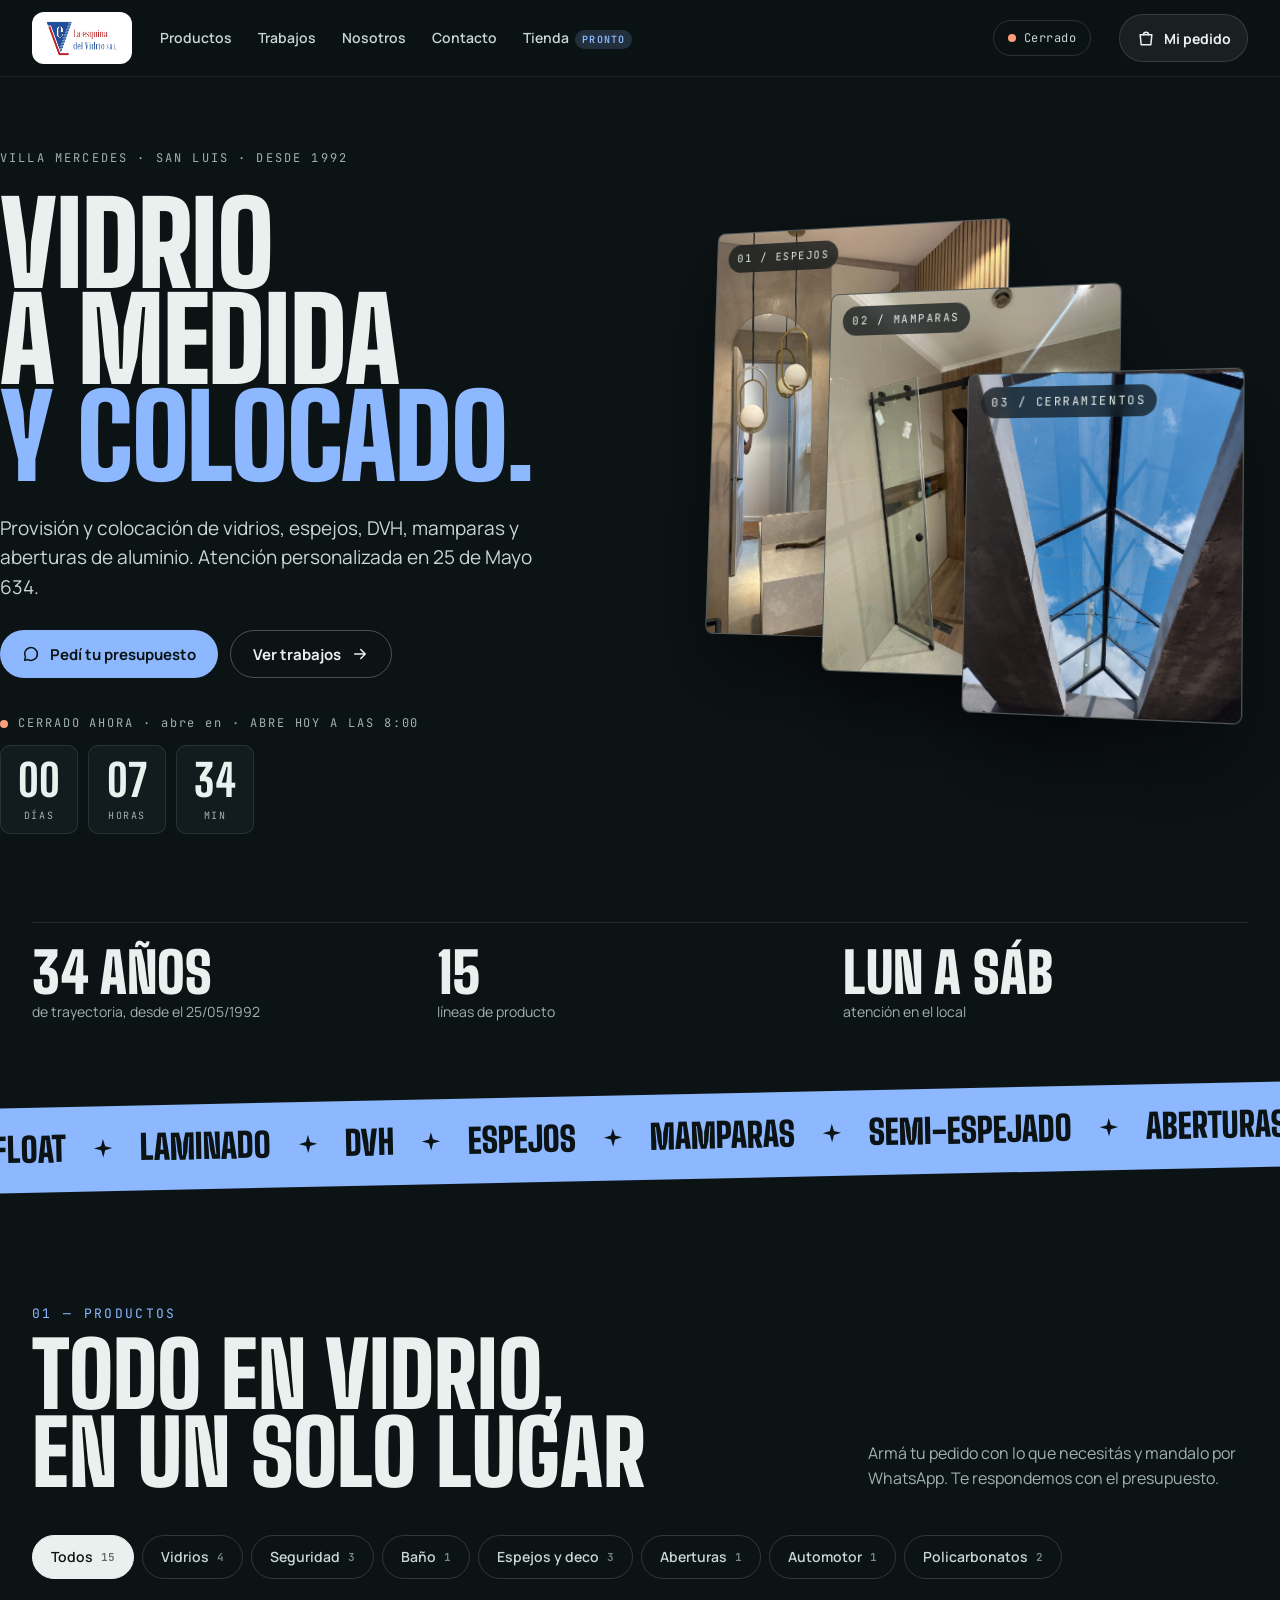
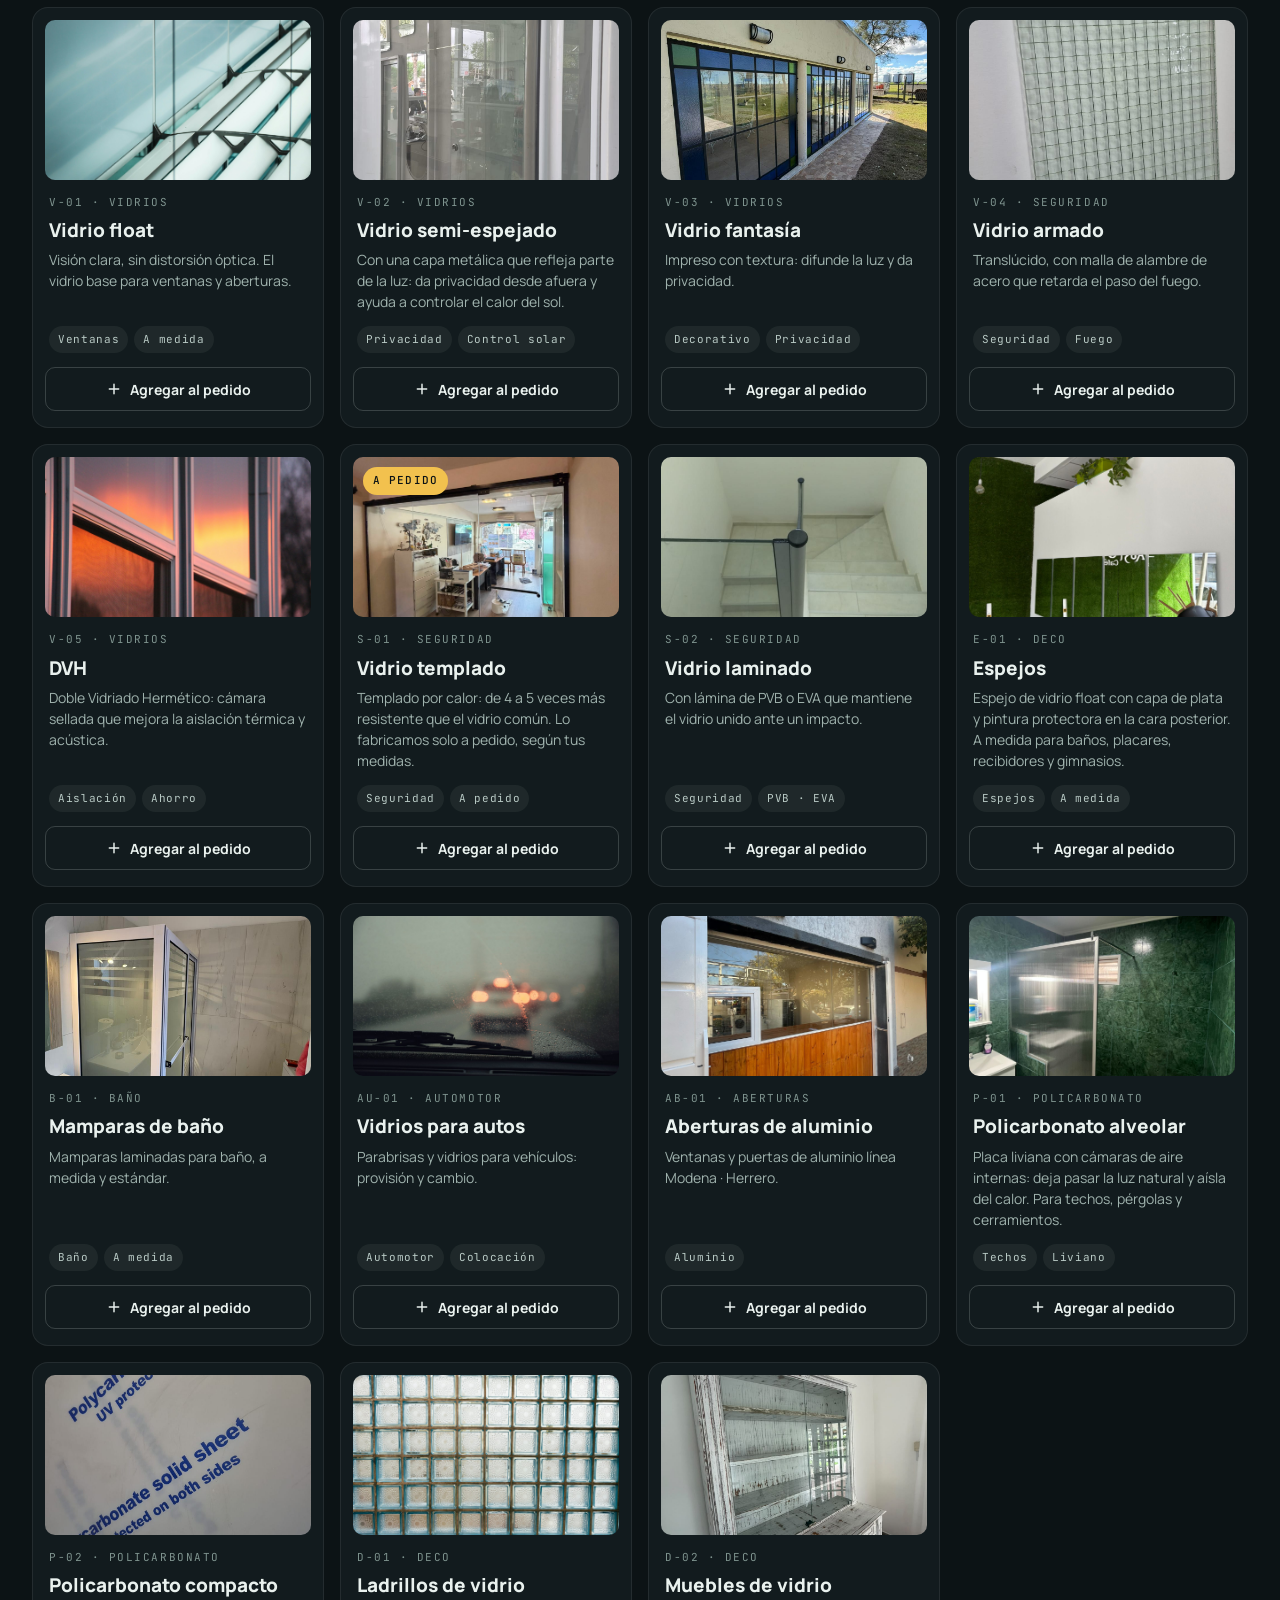
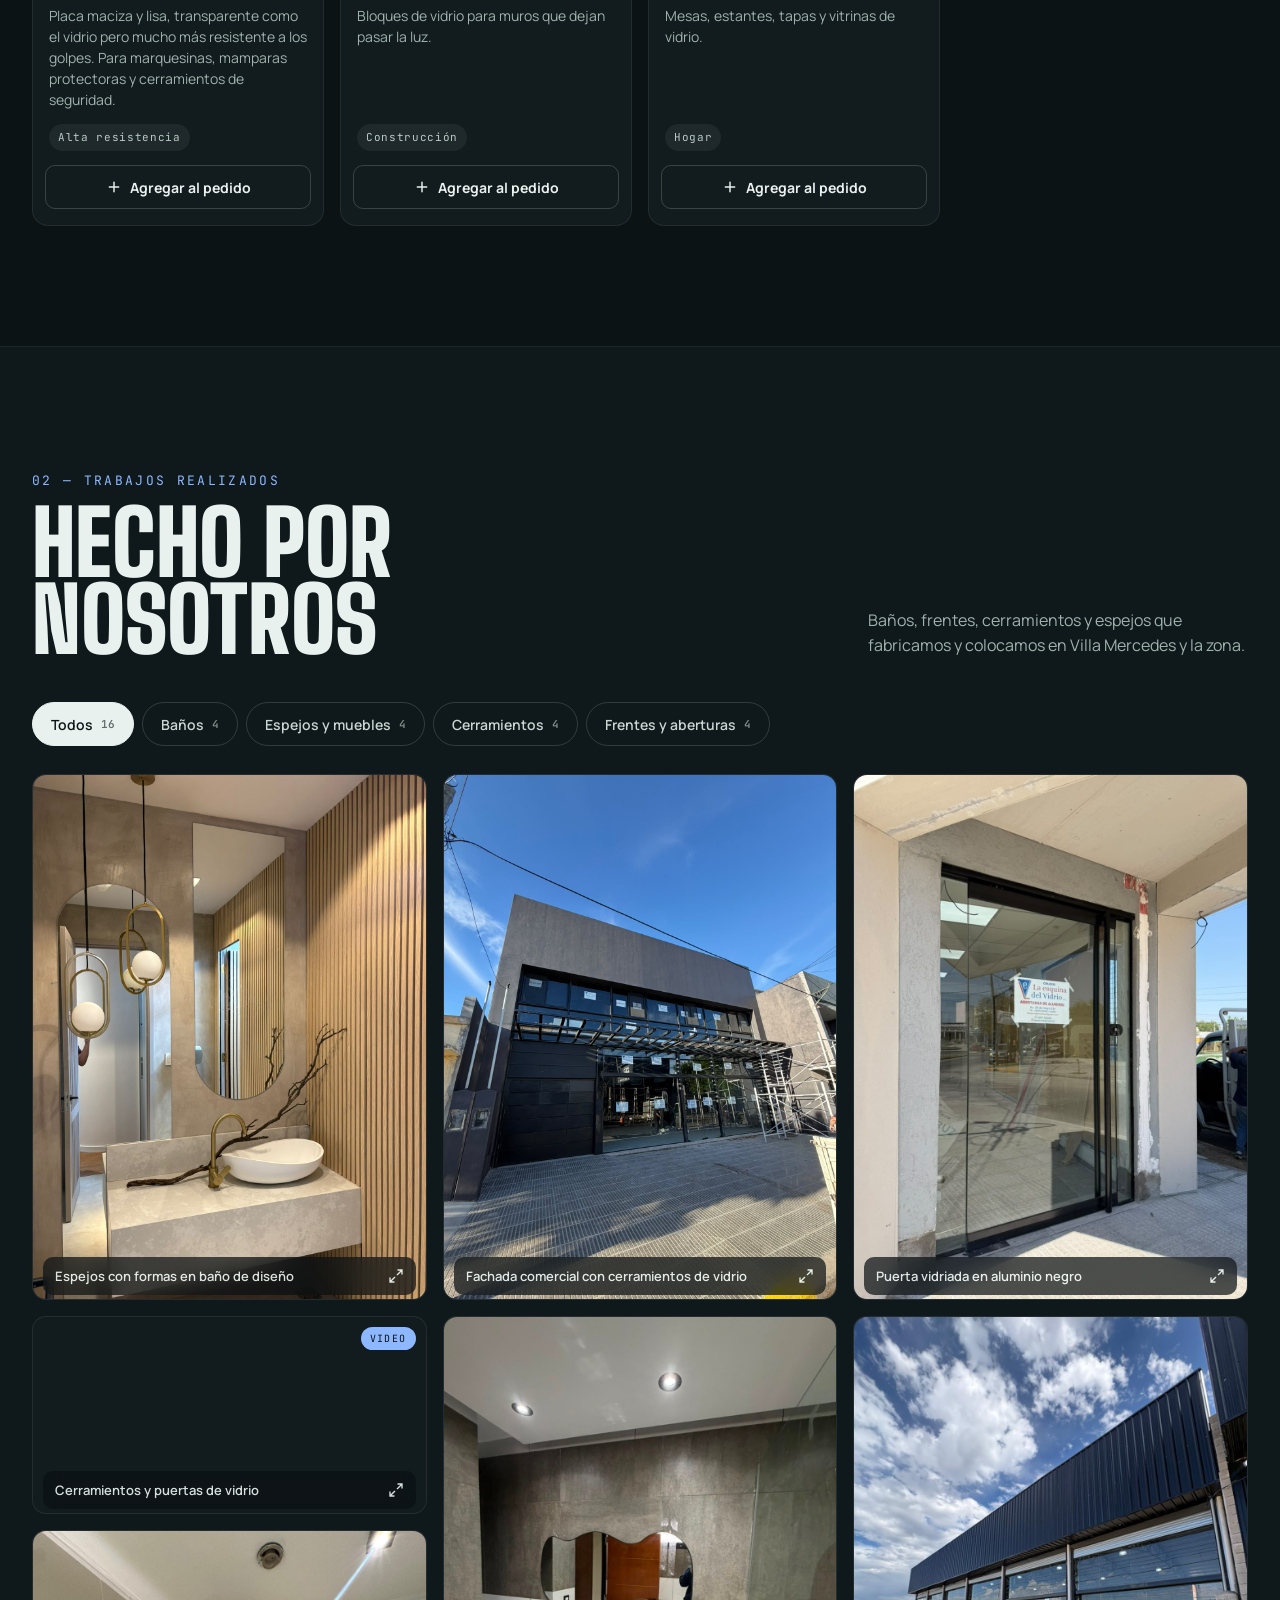
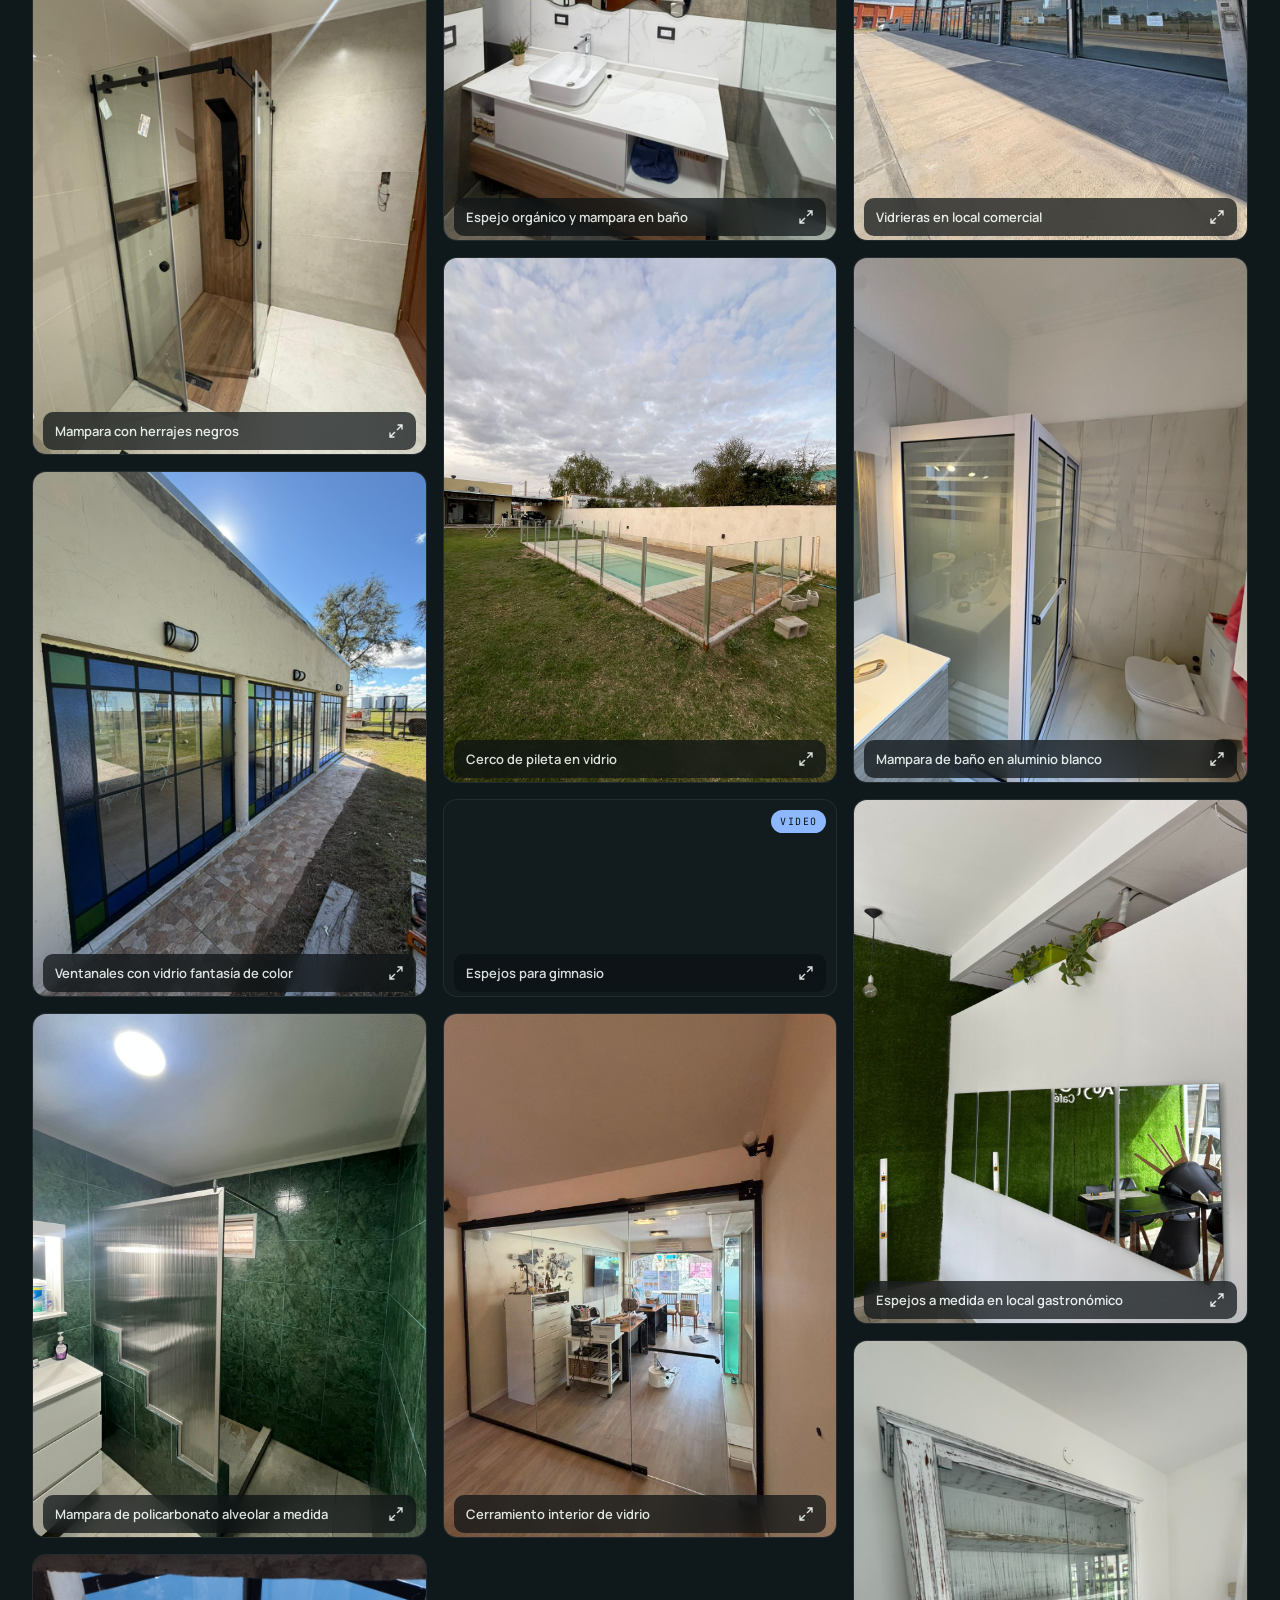
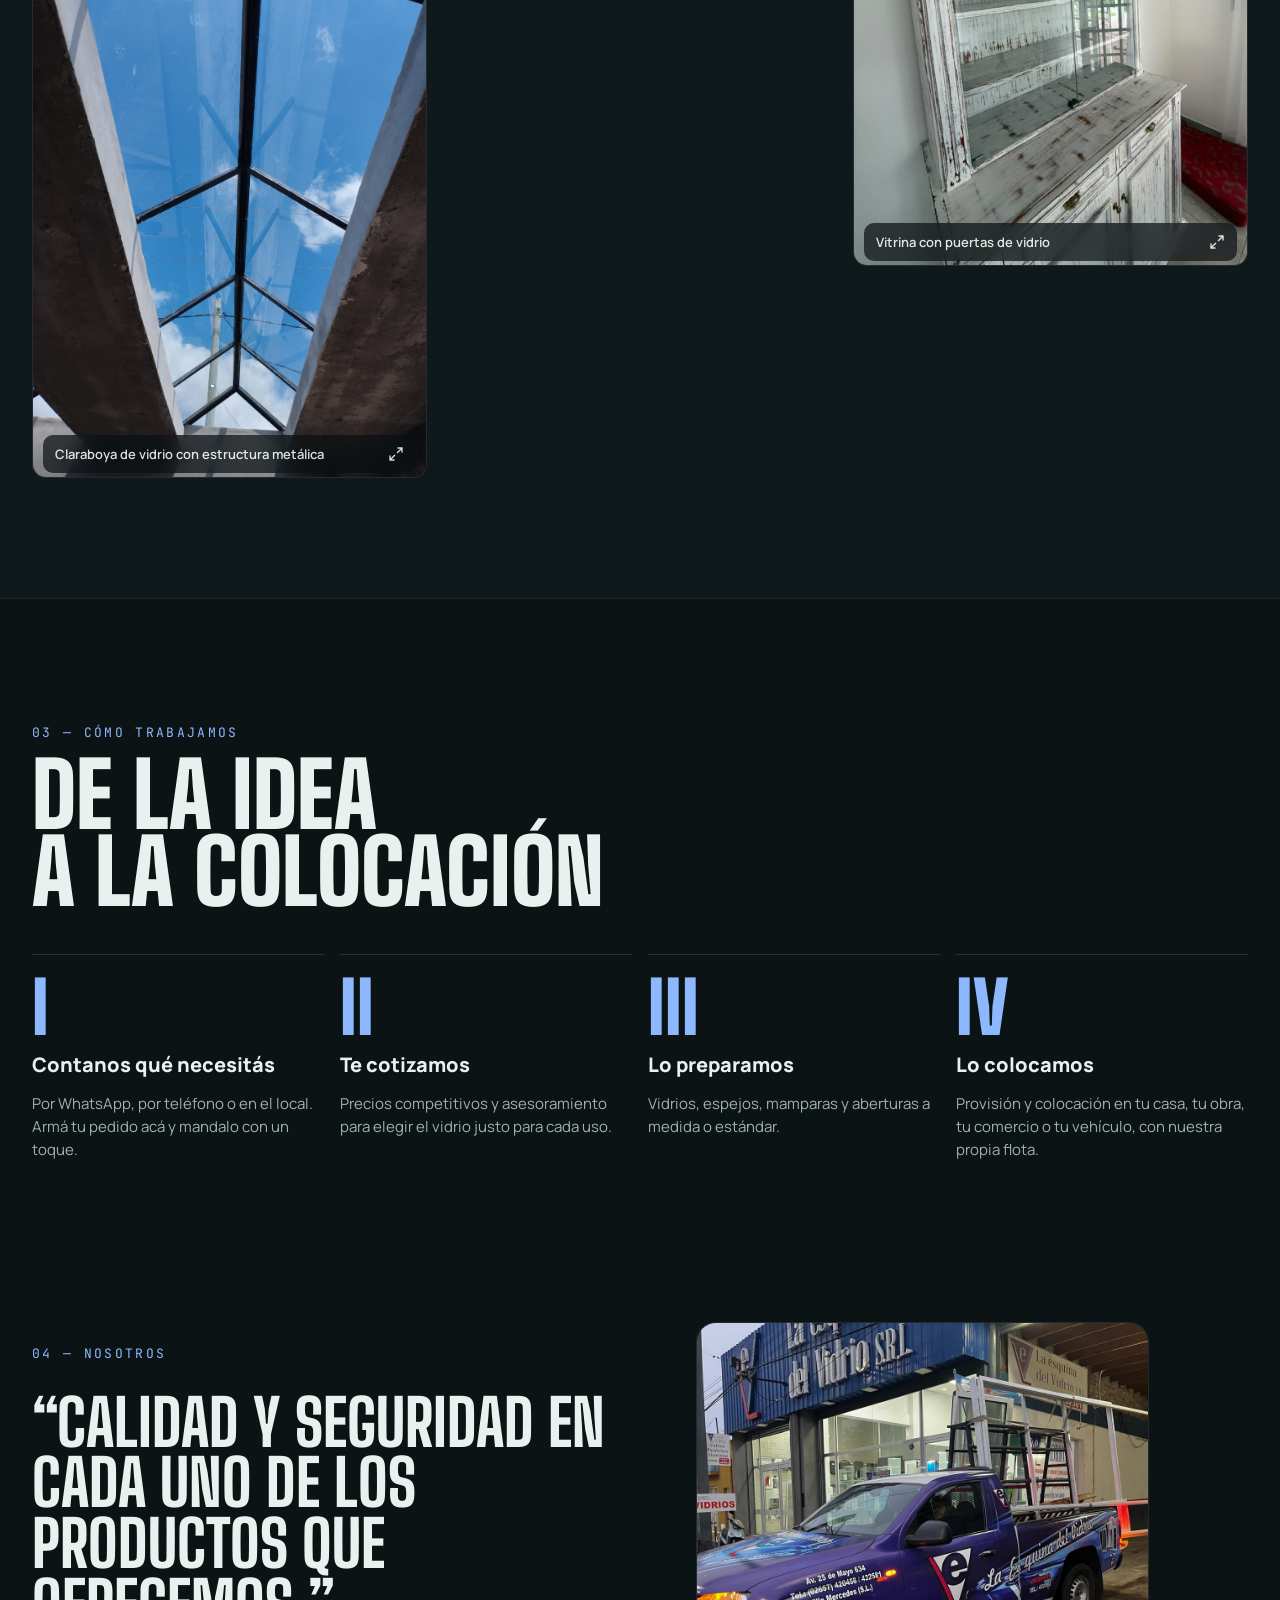
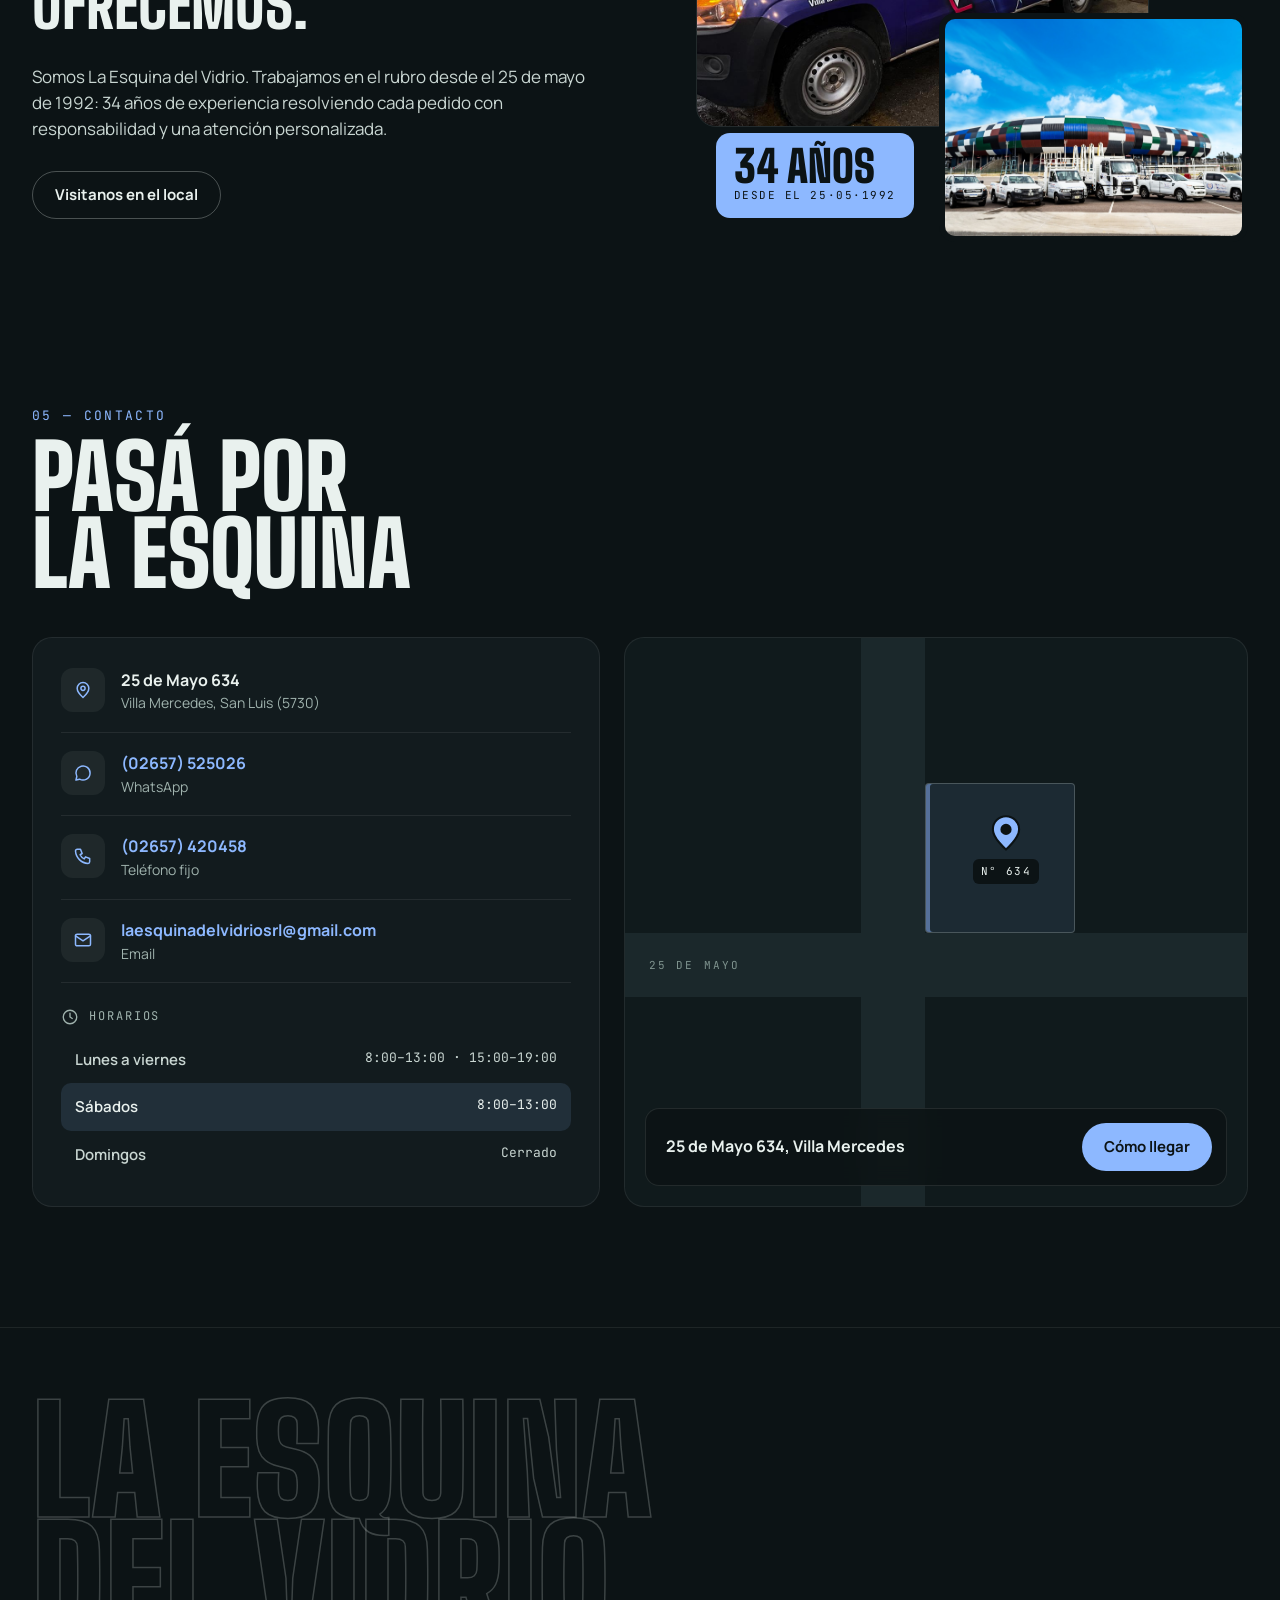
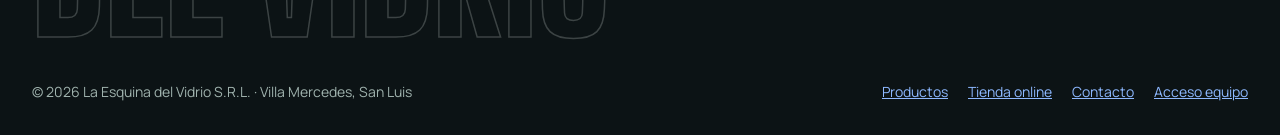
<file: index.html>
<!doctype html>
<html lang="es">
<head>
<meta charset="utf-8">
<meta name="viewport" content="width=device-width, initial-scale=1">
<title>La Esquina del Vidrio — Inicio</title>
<meta name="description" content="Provisión y colocación de vidrios, espejos, DVH, mamparas y aberturas de aluminio en Villa Mercedes, San Luis. Atención personalizada en 25 de Mayo 634.">
<meta name="robots" content="noindex">
<meta property="og:type" content="website">
<meta property="og:title" content="La Esquina del Vidrio — Vidrio a medida y colocado">
<meta property="og:description" content="Vidrios, espejos, DVH, mamparas y aberturas de aluminio. Villa Mercedes, San Luis, desde 1992.">
<meta property="og:image" content="https://jeresosa.github.io/laesquinadelvidrio/assets/85243ea6.jpg">
<link rel="icon" href="assets/logo.png">
<link rel="preconnect" href="https://fonts.googleapis.com">
<link rel="preconnect" href="https://fonts.gstatic.com" crossorigin="">
<link href="https://fonts.googleapis.com/css2?family=Big+Shoulders+Display:wght@700;800;900&amp;family=Manrope:wght@400;500;600;700;800&amp;family=JetBrains+Mono:wght@400;500&amp;display=swap" rel="stylesheet">
<link rel="stylesheet" href="css/styles.css">
<script src="js/data.js" defer></script>
<script src="js/landing.js" defer></script>
</head>
<body class="p-home">

<header class="hdr">
<div class="wrap hdr-in">
<a class="logo-chip" href="#inicio" aria-label="La Esquina del Vidrio, inicio"><img src="assets/logo.png" alt="La Esquina del Vidrio S.R.L."></a>
<nav class="nav-links" aria-label="Principal">
<a href="#productos">Productos</a>
<a href="#trabajos">Trabajos</a>
<a href="#nosotros">Nosotros</a>
<a href="#contacto">Contacto</a>
<a href="tienda.html">Tienda<span class="soon fm">PRONTO</span></a>
</nav>
<span class="pill fm hide-sm"><span class="dot dot-closed" data-dot></span><span id="st-short">Cerrado</span></span>
<button class="icon-btn" id="open-cart" type="button" aria-label="Abrir mi pedido">
<svg width="20" height="20" viewBox="0 0 24 24" fill="none" stroke="currentColor" stroke-width="1.8" stroke-linecap="round" stroke-linejoin="round" aria-hidden="true"><path d="M5 8h14l-1.2 12H6.2L5 8z"></path><path d="M9 8a3 3 0 0 1 6 0"></path></svg>
<span class="hide-sm">Mi pedido</span>
<span class="badge" id="cart-badge" hidden></span>
</button>
</div>
</header>

<main>
<section id="inicio" class="wrap hero">
<div style="display: flex; flex-direction: column; gap: 28px">
<span class="fm" style="font-size: 12px; letter-spacing: .18em; color: #9FB2AD">VILLA MERCEDES · SAN LUIS · DESDE 1992</span>
<h1 class="h1 fd">Vidrio<br>a medida<br><span style="color: var(--accent)">y colocado.</span></h1>
<p style="margin: 0; max-width: 540px; font-size: 19px; color: #C9D6D2">Provisión y colocación de vidrios, espejos, DVH, mamparas y aberturas de aluminio. Atención personalizada en 25 de Mayo 634.</p>
<div style="display: flex; gap: 12px; flex-wrap: wrap">
<a class="btn btn-primary" href="https://wa.me/5492657525026?text=Hola!%20Quiero%20pedir%20un%20presupuesto." target="_blank" rel="noopener">
<svg width="18" height="18" viewBox="0 0 24 24" fill="none" stroke="currentColor" stroke-width="2" stroke-linecap="round" stroke-linejoin="round" aria-hidden="true"><path d="M20.5 12a8.5 8.5 0 0 1-12.6 7.4L3.5 20.5l1.1-4.3A8.5 8.5 0 1 1 20.5 12z"></path></svg>
Pedí tu presupuesto</a>
<a class="btn btn-ghost" href="#trabajos">Ver trabajos
<svg width="18" height="18" viewBox="0 0 24 24" fill="none" stroke="currentColor" stroke-width="2" stroke-linecap="round" stroke-linejoin="round" aria-hidden="true"><path d="M5 12h14M13 6l6 6-6 6"></path></svg></a>
</div>
<div style="display: flex; flex-direction: column; gap: 12px; margin-top: 8px">
<span class="fm" style="font-size: 12px; letter-spacing: .16em; color: #9FB2AD; display: flex; align-items: center; gap: 10px"><span class="dot dot-closed" data-dot></span><span id="st-line">CERRADO AHORA</span></span>
<div class="count fm" aria-live="polite">
<div class="count-box"><div class="count-num fd" id="st-d">00</div><div class="count-lbl">DÍAS</div></div>
<div class="count-box"><div class="count-num fd" id="st-h">00</div><div class="count-lbl">HORAS</div></div>
<div class="count-box"><div class="count-num fd" id="st-m">00</div><div class="count-lbl">MIN</div></div>
</div>
</div>
</div>
<div class="panes" aria-hidden="true">
<div class="panes-word fd">Vidrio</div>
<div class="pane pane-a"><img src="assets/a5bde224.jpg" alt=""><span class="pane-tag fm">01 / ESPEJOS</span></div>
<div class="pane pane-b"><img src="assets/bdada3fb.jpg" alt=""><span class="pane-tag fm">02 / MAMPARAS</span></div>
<div class="pane pane-c"><img src="assets/288fa911.jpg" alt=""><span class="pane-tag fm">03 / CERRAMIENTOS</span></div>
</div>
</section>

<div class="wrap" style="padding-bottom: 72px">
<div class="stats">
<div class="stat"><div class="fd" style="font-size: 56px; font-weight: 900; line-height: 1"><span class="js-years">34</span> años</div><div style="color: #9FB2AD; font-size: 14px">de trayectoria, desde el 25/05/1992</div></div>
<div class="stat"><div class="fd" style="font-size: 56px; font-weight: 900; line-height: 1">15</div><div style="color: #9FB2AD; font-size: 14px">líneas de producto</div></div>
<div class="stat"><div class="fd" style="font-size: 56px; font-weight: 900; line-height: 1">Lun a Sáb</div><div style="color: #9FB2AD; font-size: 14px">atención en el local</div></div>
</div>
</div>

<div class="marquee" aria-hidden="true">
<div class="marquee-track">
<span class="marquee-item fd">Float<svg width="22" height="22" viewBox="0 0 24 24" aria-hidden="true"><path d="M12 2l2.2 7.8L22 12l-7.8 2.2L12 22l-2.2-7.8L2 12l7.8-2.2z" fill="#0C1315"></path></svg></span>
<span class="marquee-item fd">Laminado<svg width="22" height="22" viewBox="0 0 24 24" aria-hidden="true"><path d="M12 2l2.2 7.8L22 12l-7.8 2.2L12 22l-2.2-7.8L2 12l7.8-2.2z" fill="#0C1315"></path></svg></span>
<span class="marquee-item fd">DVH<svg width="22" height="22" viewBox="0 0 24 24" aria-hidden="true"><path d="M12 2l2.2 7.8L22 12l-7.8 2.2L12 22l-2.2-7.8L2 12l7.8-2.2z" fill="#0C1315"></path></svg></span>
<span class="marquee-item fd">Espejos<svg width="22" height="22" viewBox="0 0 24 24" aria-hidden="true"><path d="M12 2l2.2 7.8L22 12l-7.8 2.2L12 22l-2.2-7.8L2 12l7.8-2.2z" fill="#0C1315"></path></svg></span>
<span class="marquee-item fd">Mamparas<svg width="22" height="22" viewBox="0 0 24 24" aria-hidden="true"><path d="M12 2l2.2 7.8L22 12l-7.8 2.2L12 22l-2.2-7.8L2 12l7.8-2.2z" fill="#0C1315"></path></svg></span>
<span class="marquee-item fd">Semi-espejado<svg width="22" height="22" viewBox="0 0 24 24" aria-hidden="true"><path d="M12 2l2.2 7.8L22 12l-7.8 2.2L12 22l-2.2-7.8L2 12l7.8-2.2z" fill="#0C1315"></path></svg></span>
<span class="marquee-item fd">Aberturas<svg width="22" height="22" viewBox="0 0 24 24" aria-hidden="true"><path d="M12 2l2.2 7.8L22 12l-7.8 2.2L12 22l-2.2-7.8L2 12l7.8-2.2z" fill="#0C1315"></path></svg></span>
<span class="marquee-item fd">Policarbonato<svg width="22" height="22" viewBox="0 0 24 24" aria-hidden="true"><path d="M12 2l2.2 7.8L22 12l-7.8 2.2L12 22l-2.2-7.8L2 12l7.8-2.2z" fill="#0C1315"></path></svg></span>
<span class="marquee-item fd">Vidrios para autos<svg width="22" height="22" viewBox="0 0 24 24" aria-hidden="true"><path d="M12 2l2.2 7.8L22 12l-7.8 2.2L12 22l-2.2-7.8L2 12l7.8-2.2z" fill="#0C1315"></path></svg></span>
<span class="marquee-item fd">Float<svg width="22" height="22" viewBox="0 0 24 24" aria-hidden="true"><path d="M12 2l2.2 7.8L22 12l-7.8 2.2L12 22l-2.2-7.8L2 12l7.8-2.2z" fill="#0C1315"></path></svg></span>
<span class="marquee-item fd">Laminado<svg width="22" height="22" viewBox="0 0 24 24" aria-hidden="true"><path d="M12 2l2.2 7.8L22 12l-7.8 2.2L12 22l-2.2-7.8L2 12l7.8-2.2z" fill="#0C1315"></path></svg></span>
<span class="marquee-item fd">DVH<svg width="22" height="22" viewBox="0 0 24 24" aria-hidden="true"><path d="M12 2l2.2 7.8L22 12l-7.8 2.2L12 22l-2.2-7.8L2 12l7.8-2.2z" fill="#0C1315"></path></svg></span>
<span class="marquee-item fd">Espejos<svg width="22" height="22" viewBox="0 0 24 24" aria-hidden="true"><path d="M12 2l2.2 7.8L22 12l-7.8 2.2L12 22l-2.2-7.8L2 12l7.8-2.2z" fill="#0C1315"></path></svg></span>
<span class="marquee-item fd">Mamparas<svg width="22" height="22" viewBox="0 0 24 24" aria-hidden="true"><path d="M12 2l2.2 7.8L22 12l-7.8 2.2L12 22l-2.2-7.8L2 12l7.8-2.2z" fill="#0C1315"></path></svg></span>
<span class="marquee-item fd">Semi-espejado<svg width="22" height="22" viewBox="0 0 24 24" aria-hidden="true"><path d="M12 2l2.2 7.8L22 12l-7.8 2.2L12 22l-2.2-7.8L2 12l7.8-2.2z" fill="#0C1315"></path></svg></span>
<span class="marquee-item fd">Aberturas<svg width="22" height="22" viewBox="0 0 24 24" aria-hidden="true"><path d="M12 2l2.2 7.8L22 12l-7.8 2.2L12 22l-2.2-7.8L2 12l7.8-2.2z" fill="#0C1315"></path></svg></span>
<span class="marquee-item fd">Policarbonato<svg width="22" height="22" viewBox="0 0 24 24" aria-hidden="true"><path d="M12 2l2.2 7.8L22 12l-7.8 2.2L12 22l-2.2-7.8L2 12l7.8-2.2z" fill="#0C1315"></path></svg></span>
<span class="marquee-item fd">Vidrios para autos<svg width="22" height="22" viewBox="0 0 24 24" aria-hidden="true"><path d="M12 2l2.2 7.8L22 12l-7.8 2.2L12 22l-2.2-7.8L2 12l7.8-2.2z" fill="#0C1315"></path></svg></span>
</div>
</div>

<section id="productos" class="sec">
<div class="wrap">
<div class="sec-head">
<div><span class="sec-num fm">01 — PRODUCTOS</span><h2 class="h2 fd">Todo en vidrio,<br>en un solo lugar</h2></div>
<p style="margin: 0; max-width: 380px; color: #9FB2AD">Armá tu pedido con lo que necesitás y mandalo por WhatsApp. Te respondemos con el presupuesto.</p>
</div>
<div class="chips" id="filters" role="group" aria-label="Filtrar productos"></div>
<div class="pgrid" id="pgrid"></div>
</div>
</section>

<section id="trabajos" class="sec" style="background: #0F181A; border-top: 1px solid rgba(233,241,238,.06); border-bottom: 1px solid rgba(233,241,238,.06)">
<div class="wrap">
<div class="sec-head">
<div><span class="sec-num fm">02 — TRABAJOS REALIZADOS</span><h2 class="h2 fd">Hecho por<br>nosotros</h2></div>
<p style="margin: 0; max-width: 380px; color: #9FB2AD">Baños, frentes, cerramientos y espejos que fabricamos y colocamos en Villa Mercedes y la zona.</p>
</div>
<div class="chips" id="gfilters" role="group" aria-label="Filtrar trabajos"></div>
<div class="gal" id="gal"></div>
</div>
</section>

<section id="como-trabajamos" class="sec">
<div class="wrap">
<div class="sec-head">
<div><span class="sec-num fm">03 — CÓMO TRABAJAMOS</span><h2 class="h2 fd">De la idea<br>a la colocación</h2></div>
</div>
<div class="steps">
<div class="step"><span class="fd" style="font-size: 72px; font-weight: 900; line-height: .8; color: var(--accent)">I</span><h3 style="margin: 0; font-size: 20px; font-weight: 800">Contanos qué necesitás</h3><p style="margin: 0; color: #9FB2AD; font-size: 15px">Por WhatsApp, por teléfono o en el local. Armá tu pedido acá y mandalo con un toque.</p></div>
<div class="step"><span class="fd" style="font-size: 72px; font-weight: 900; line-height: .8; color: var(--accent)">II</span><h3 style="margin: 0; font-size: 20px; font-weight: 800">Te cotizamos</h3><p style="margin: 0; color: #9FB2AD; font-size: 15px">Precios competitivos y asesoramiento para elegir el vidrio justo para cada uso.</p></div>
<div class="step"><span class="fd" style="font-size: 72px; font-weight: 900; line-height: .8; color: var(--accent)">III</span><h3 style="margin: 0; font-size: 20px; font-weight: 800">Lo preparamos</h3><p style="margin: 0; color: #9FB2AD; font-size: 15px">Vidrios, espejos, mamparas y aberturas a medida o estándar.</p></div>
<div class="step"><span class="fd" style="font-size: 72px; font-weight: 900; line-height: .8; color: var(--accent)">IV</span><h3 style="margin: 0; font-size: 20px; font-weight: 800">Lo colocamos</h3><p style="margin: 0; color: #9FB2AD; font-size: 15px">Provisión y colocación en tu casa, tu obra, tu comercio o tu vehículo, con nuestra propia flota.</p></div>
</div>
</div>
</section>

<section id="nosotros" class="sec" style="padding-top: 40px">
<div class="wrap about">
<div style="display: flex; flex-direction: column; gap: 28px">
<span class="sec-num fm">04 — NOSOTROS</span>
<p class="fd" style="margin: 0; font-size: clamp(40px,5vw,68px); line-height: .95; font-weight: 800">“Calidad y seguridad en cada uno de los productos que ofrecemos.”</p>
<p style="margin: 0; max-width: 560px; color: #C9D6D2; font-size: 17px">Somos La Esquina del Vidrio. Trabajamos en el rubro desde el 25 de mayo de 1992: <span class="js-years">34</span> años de experiencia resolviendo cada pedido con responsabilidad y una atención personalizada.</p>
<div style="display: flex; gap: 12px; flex-wrap: wrap">
<a class="btn btn-ghost" href="#contacto">Visitanos en el local</a>
</div>
</div>
<div class="about-media">
<div class="about-main"><img src="assets/8c072f8b.jpg" alt="Camioneta de La Esquina del Vidrio frente al local" loading="lazy"></div>
<div class="about-sub"><img src="assets/85243ea6.jpg" alt="La flota de vehículos de La Esquina del Vidrio" loading="lazy"></div>
<div class="since"><div class="fd" style="font-size: 44px; font-weight: 900; line-height: .9"><span class="js-years">34</span> años</div><div class="fm" style="font-size: 11px; letter-spacing: .14em">DESDE EL 25·05·1992</div></div>
</div>
</div>
</section>

<section id="contacto" class="sec" style="padding-top: 40px">
<div class="wrap">
<div class="sec-head">
<div><span class="sec-num fm">05 — CONTACTO</span><h2 class="h2 fd">Pasá por<br>la esquina</h2></div>
</div>
<div class="contact">
<div style="background: #121B1E; border: 1px solid rgba(233,241,238,.08); border-radius: 20px; padding: 12px 28px 28px">
<div class="c-row"><span class="c-ico"><svg width="20" height="20" viewBox="0 0 24 24" fill="none" stroke="currentColor" stroke-width="1.8" stroke-linecap="round" stroke-linejoin="round" aria-hidden="true"><path d="M12 21s-7-6.1-7-11a7 7 0 0 1 14 0c0 4.9-7 11-7 11z"></path><circle cx="12" cy="10" r="2.5"></circle></svg></span><div><div style="font-weight: 700">25 de Mayo 634</div><div style="color: #9FB2AD; font-size: 14px">Villa Mercedes, San Luis (5730)</div></div></div>
<div class="c-row"><span class="c-ico"><svg width="20" height="20" viewBox="0 0 24 24" fill="none" stroke="currentColor" stroke-width="1.8" stroke-linecap="round" stroke-linejoin="round" aria-hidden="true"><path d="M20.5 12a8.5 8.5 0 0 1-12.6 7.4L3.5 20.5l1.1-4.3A8.5 8.5 0 1 1 20.5 12z"></path></svg></span><div><a href="https://wa.me/5492657525026?text=Hola!%20Quiero%20pedir%20un%20presupuesto." target="_blank" rel="noopener" style="font-weight: 700; text-decoration: none">(02657) 525026</a><div style="color: #9FB2AD; font-size: 14px">WhatsApp</div></div></div>
<div class="c-row"><span class="c-ico"><svg width="20" height="20" viewBox="0 0 24 24" fill="none" stroke="currentColor" stroke-width="1.8" stroke-linecap="round" stroke-linejoin="round" aria-hidden="true"><path d="M5 4h4l2 5-2.5 1.5a11 11 0 0 0 5 5L15 13l5 2v4a2 2 0 0 1-2 2A16 16 0 0 1 3 6a2 2 0 0 1 2-2z"></path></svg></span><div><a href="tel:+542657420458" style="font-weight: 700; text-decoration: none">(02657) 420458</a><div style="color: #9FB2AD; font-size: 14px">Teléfono fijo</div></div></div>
<div class="c-row"><span class="c-ico"><svg width="20" height="20" viewBox="0 0 24 24" fill="none" stroke="currentColor" stroke-width="1.8" stroke-linecap="round" stroke-linejoin="round" aria-hidden="true"><rect x="3" y="5" width="18" height="14" rx="2"></rect><path d="m3 7 9 6 9-6"></path></svg></span><div style="min-width: 0"><a href="mailto:laesquinadelvidriosrl@gmail.com" style="font-weight: 700; text-decoration: none; overflow-wrap: anywhere">laesquinadelvidriosrl@gmail.com</a><div style="color: #9FB2AD; font-size: 14px">Email</div></div></div>
<div style="display: flex; align-items: center; gap: 10px; margin: 24px 0 10px"><svg width="18" height="18" viewBox="0 0 24 24" fill="none" stroke="#9FB2AD" stroke-width="1.8" stroke-linecap="round" aria-hidden="true"><circle cx="12" cy="12" r="9"></circle><path d="M12 7v5l3 2"></path></svg><span class="fm" style="font-size: 12px; letter-spacing: .16em; color: #9FB2AD">HORARIOS</span></div>
<div class="hrow" data-days="1,2,3,4,5"><span style="font-weight: 600">Lunes a viernes</span><span class="fm" style="font-size: 13px">8:00–13:00 · 15:00–19:00</span></div>
<div class="hrow" data-days="6"><span style="font-weight: 600">Sábados</span><span class="fm" style="font-size: 13px">8:00–13:00</span></div>
<div class="hrow" data-days="0"><span style="font-weight: 600">Domingos</span><span class="fm" style="font-size: 13px">Cerrado</span></div>
</div>
<div class="map">
<div class="street" style="left: 0; right: 0; top: 52%; height: 64px"></div>
<div class="street" style="top: 0; bottom: 0; left: 38%; width: 64px"></div>
<span class="street-name fm" style="left: 24px; top: calc(52% + 24px)">25 DE MAYO</span>
<div style="position: absolute; left: calc(38% + 64px); top: calc(52% - 150px); width: 150px; height: 150px; border-radius: 4px; border: 1px solid rgba(233,241,238,.22); background: color-mix(in srgb, var(--accent) 10%, transparent); box-shadow: inset 4px 0 0 color-mix(in srgb, var(--accent) 50%, transparent)"></div>
<div style="position: absolute; left: calc(38% + 112px); top: calc(52% - 122px); display: flex; flex-direction: column; align-items: center; gap: 6px">
<svg width="42" height="42" viewBox="0 0 24 24" style="fill: var(--accent)" stroke="#0C1315" stroke-width="1.2" aria-hidden="true"><path d="M12 22s-7.5-6.4-7.5-11.5a7.5 7.5 0 0 1 15 0C19.5 15.6 12 22 12 22z"></path><circle cx="12" cy="10.5" r="2.6" fill="#0C1315"></circle></svg>
<span class="fm" style="font-size: 11px; letter-spacing: .12em; color: #E9F1EE; background: #0C1315; padding: 4px 8px; border-radius: 6px; white-space: nowrap">N° 634</span>
</div>
<div style="position: absolute; left: 20px; right: 20px; bottom: 20px; display: flex; justify-content: space-between; align-items: center; gap: 12px; flex-wrap: wrap; padding: 14px 14px 14px 20px; border-radius: 14px; background: rgba(12,19,21,.85); backdrop-filter: blur(10px); -webkit-backdrop-filter: blur(10px); border: 1px solid rgba(233,241,238,.1)">
<span style="font-weight: 700">25 de Mayo 634, Villa Mercedes</span>
<a class="btn btn-primary" href="https://www.google.com/maps/search/?api=1&amp;query=25+de+Mayo+634+Villa+Mercedes+San+Luis" target="_blank" rel="noopener">Cómo llegar</a>
</div>
</div>
</div>
</div>
</section>
</main>

<footer style="border-top: 1px solid rgba(233,241,238,.08); padding: 72px 0 32px; overflow: hidden">
<div class="wrap" style="display: flex; flex-direction: column; gap: 40px">
<p class="foot-word fd">La Esquina<br>del Vidrio</p>
<div style="display: flex; justify-content: space-between; gap: 16px; flex-wrap: wrap; color: #9FB2AD; font-size: 14px">
<span>© 2026 La Esquina del Vidrio S.R.L. · Villa Mercedes, San Luis</span>
<span style="display: flex; gap: 20px; flex-wrap: wrap"><a href="#productos">Productos</a><a href="tienda.html">Tienda online</a><a href="#contacto">Contacto</a><a href="equipo/index.html">Acceso equipo</a></span>
</div>
</div>
</footer>

<div id="lb-root"></div>
<div id="cart-root"></div>

</body>
</html>
</file>
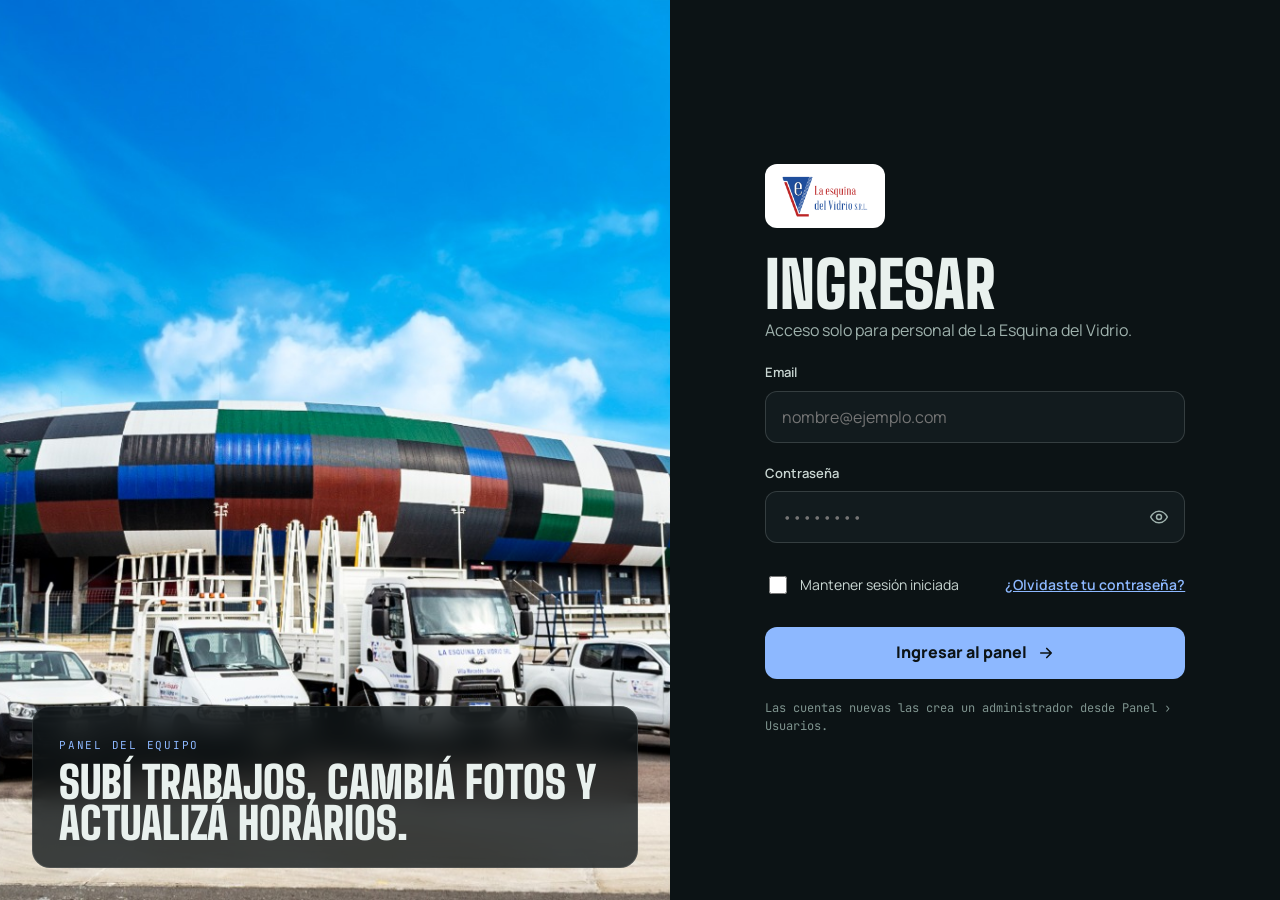
<file: equipo/index.html>
<!doctype html>
<html lang="es">
<head>
<meta charset="utf-8">
<meta name="viewport" content="width=device-width, initial-scale=1">
<title>La Esquina del Vidrio — Ingreso del equipo</title>
<meta name="description" content="Acceso para el personal de La Esquina del Vidrio. Vista previa del ingreso al panel del equipo.">
<meta name="robots" content="noindex">
<meta property="og:type" content="website">
<meta property="og:title" content="La Esquina del Vidrio — Ingreso del equipo">
<meta property="og:description" content="Acceso solo para personal de La Esquina del Vidrio.">
<meta property="og:image" content="https://jeresosa.github.io/laesquinadelvidrio/assets/85243ea6.jpg">
<link rel="icon" href="../assets/logo.png">
<link rel="preconnect" href="https://fonts.googleapis.com">
<link rel="preconnect" href="https://fonts.gstatic.com" crossorigin="">
<link href="https://fonts.googleapis.com/css2?family=Big+Shoulders+Display:wght@700;800;900&amp;family=Manrope:wght@400;500;600;700;800&amp;family=JetBrains+Mono:wght@400;500&amp;display=swap" rel="stylesheet">
<link rel="stylesheet" href="../css/styles.css">
<script src="../js/login.js" defer></script>
</head>
<body class="p-login">
<div class="split">
<div class="visual">
<img src="../assets/85243ea6.jpg" alt="La flota de La Esquina del Vidrio">
<div class="visual-cap">
<span class="fm" style="font-size: 11px; letter-spacing: .16em; color: var(--accent)">PANEL DEL EQUIPO</span>
<p class="fd" style="margin: 6px 0 0; font-size: 44px; font-weight: 900; line-height: .92">Subí trabajos, cambiá fotos y actualizá horarios.</p>
</div>
</div>
<div class="form-side">
<form class="form" id="login-form">
<a class="llogo" href="../index.html" aria-label="Volver al sitio"><img src="../assets/logo.png" alt="La Esquina del Vidrio S.R.L."></a>
<div>
<h1 class="fd" style="margin: 8px 0 4px; font-size: 64px; font-weight: 900; line-height: .9">Ingresar</h1>
<p style="margin: 0; color: #9FB2AD">Acceso solo para personal de La Esquina del Vidrio.</p>
</div>
<div class="lfield"><label for="email">Email</label><div class="linp"><input id="email" type="email" autocomplete="username" placeholder="nombre@ejemplo.com"></div></div>
<div class="lfield">
<label for="pass">Contraseña</label>
<div class="linp">
<input id="pass" type="password" autocomplete="current-password" placeholder="••••••••">
<button class="eye" id="eye" type="button" aria-label="Mostrar contraseña">
<svg width="20" height="20" viewBox="0 0 24 24" fill="none" stroke="currentColor" stroke-width="1.8" stroke-linecap="round" stroke-linejoin="round" aria-hidden="true"><path d="M2 12s3.5-7 10-7 10 7 10 7-3.5 7-10 7S2 12 2 12z"></path><circle cx="12" cy="12" r="3"></circle></svg>
</button>
</div>
</div>
<div style="display: flex; justify-content: space-between; align-items: center; gap: 12px; flex-wrap: wrap">
<label class="lcheck"><input type="checkbox">Mantener sesión iniciada</label>
<a href="#" style="font-size: 14px; font-weight: 600">¿Olvidaste tu contraseña?</a>
</div>
<a class="lbtn" href="panel.html">Ingresar al panel
<svg width="18" height="18" viewBox="0 0 24 24" fill="none" stroke="currentColor" stroke-width="2.2" stroke-linecap="round" stroke-linejoin="round" aria-hidden="true"><path d="M5 12h14M13 6l6 6-6 6"></path></svg></a>
<p class="fm" style="margin: 0; font-size: 12px; color: #7F948F">Las cuentas nuevas las crea un administrador desde Panel › Usuarios.</p>
</form>
</div>
</div>
</body>
</html>
</file>
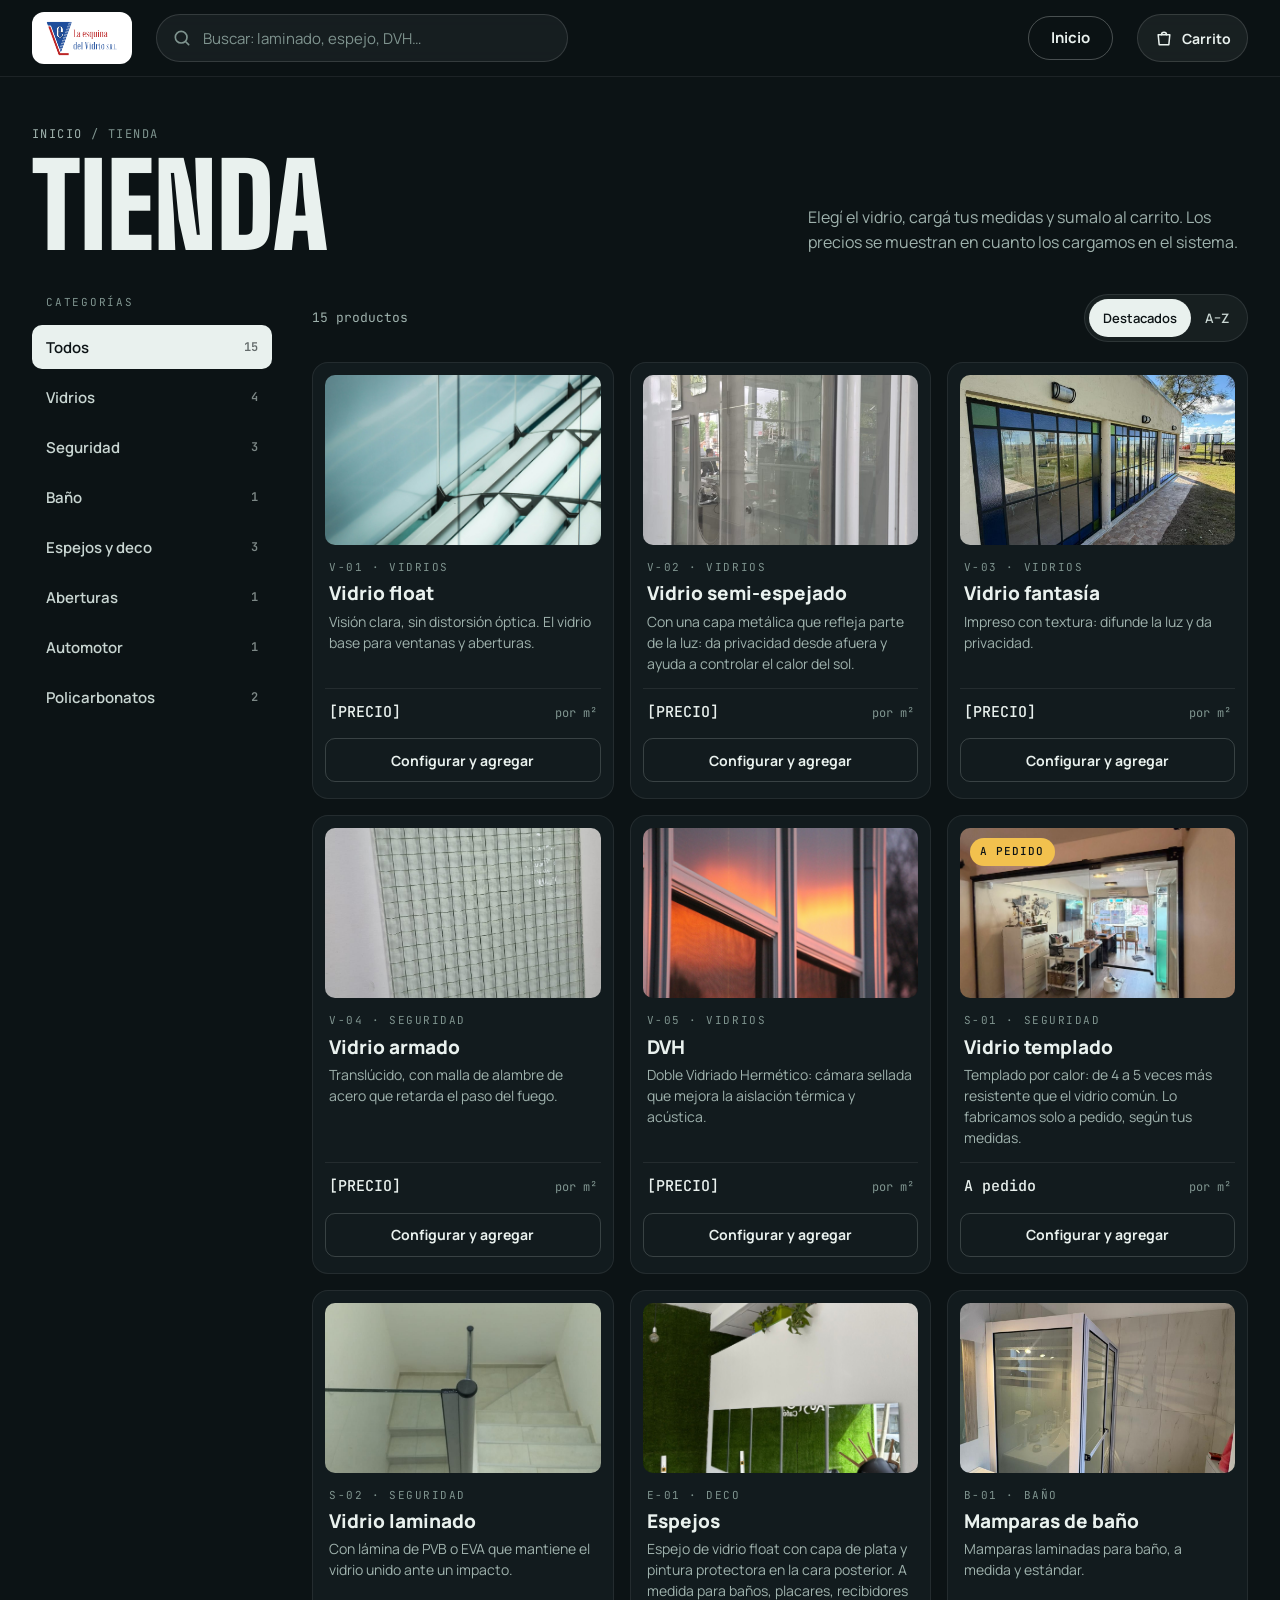
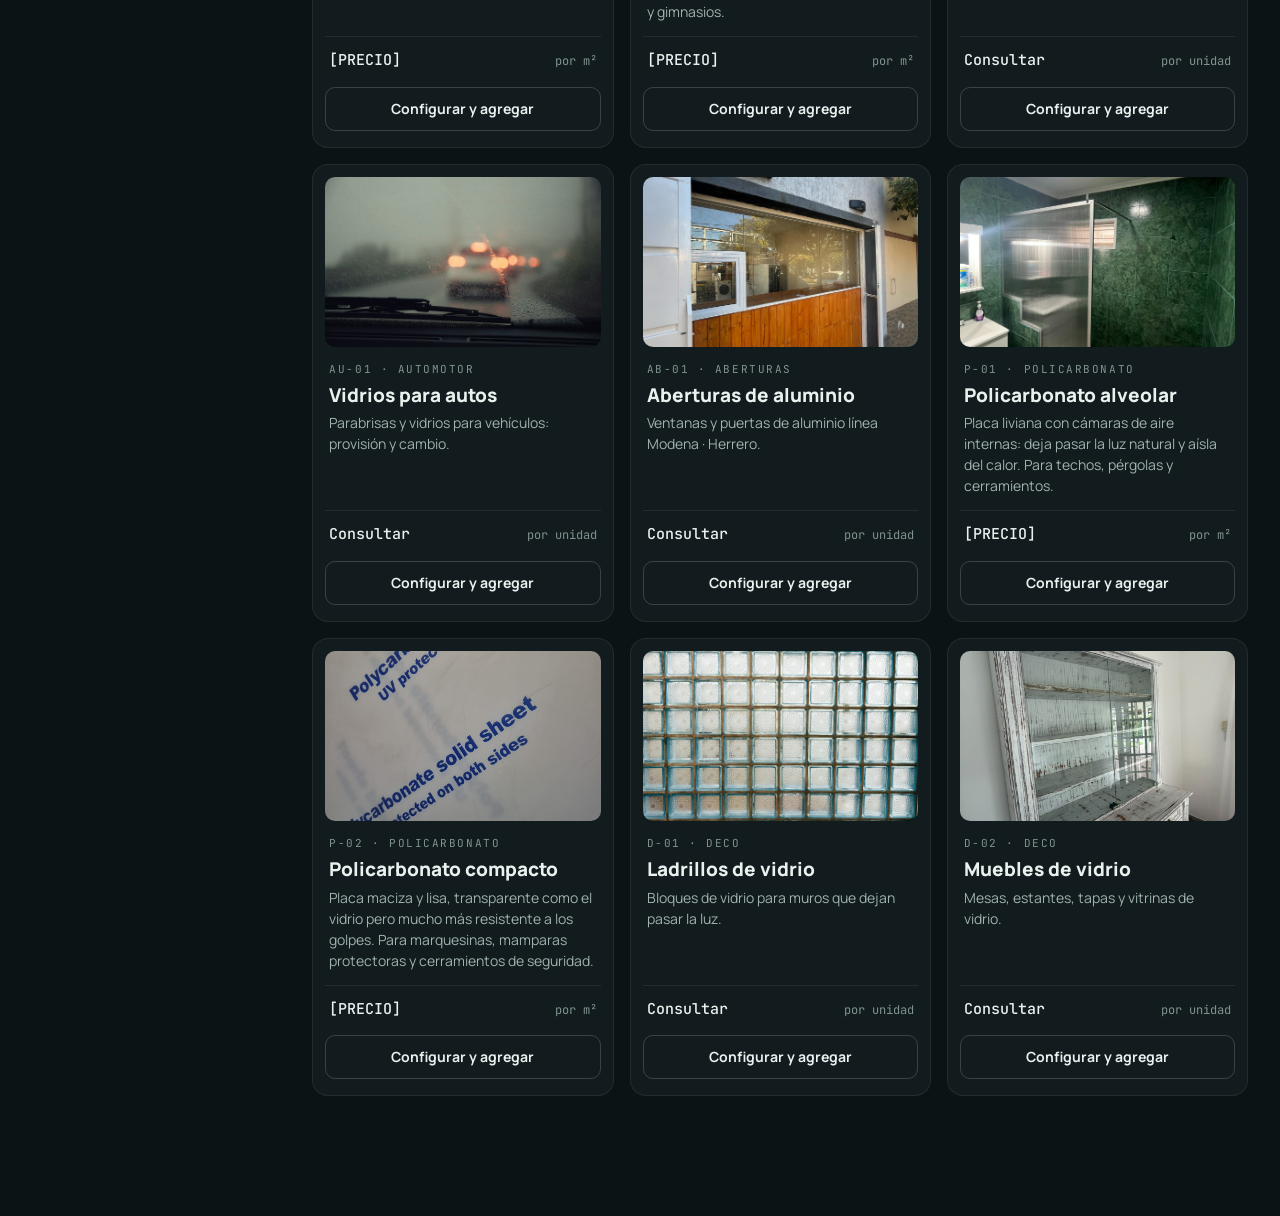
<file: tienda.html>
<!doctype html>
<html lang="es">
<head>
<meta charset="utf-8">
<meta name="viewport" content="width=device-width, initial-scale=1">
<title>La Esquina del Vidrio — Tienda</title>
<meta name="description" content="Tienda de La Esquina del Vidrio: elegí el vidrio, cargá tus medidas y sumalo al carrito. Vista previa de la tienda online.">
<meta name="robots" content="noindex">
<meta property="og:type" content="website">
<meta property="og:title" content="La Esquina del Vidrio — Tienda">
<meta property="og:description" content="Elegí el vidrio, cargá tus medidas y sumalo al carrito.">
<meta property="og:image" content="https://jeresosa.github.io/laesquinadelvidrio/assets/85243ea6.jpg">
<link rel="icon" href="assets/logo.png">
<link rel="preconnect" href="https://fonts.googleapis.com">
<link rel="preconnect" href="https://fonts.gstatic.com" crossorigin="">
<link href="https://fonts.googleapis.com/css2?family=Big+Shoulders+Display:wght@700;800;900&amp;family=Manrope:wght@400;500;600;700;800&amp;family=JetBrains+Mono:wght@400;500&amp;display=swap" rel="stylesheet">
<link rel="stylesheet" href="css/styles.css">
<script src="js/data.js" defer></script>
<script src="js/tienda.js" defer></script>
</head>
<body class="p-shop">

<header class="hdr">
<div class="wrap hdr-in">
<a class="logo-chip" href="index.html" aria-label="Volver al inicio"><img src="assets/logo.png" alt="La Esquina del Vidrio S.R.L."></a>
<div class="search">
<svg width="20" height="20" viewBox="0 0 24 24" fill="none" stroke="currentColor" stroke-width="2" stroke-linecap="round" aria-hidden="true"><circle cx="11" cy="11" r="7"></circle><path d="m20 20-3.5-3.5"></path></svg>
<label for="q" class="sr">Buscar productos</label>
<input id="q" type="search" placeholder="Buscar: laminado, espejo, DVH…" value="">
</div>
<span style="flex: 1" class="hide-sm"></span>
<a class="btn btn-ghost hide-sm" href="index.html" style="min-height: 44px">Inicio</a>
<button class="icon-btn" id="open-cart" type="button" aria-label="Abrir carrito">
<svg width="20" height="20" viewBox="0 0 24 24" fill="none" stroke="currentColor" stroke-width="1.8" stroke-linecap="round" stroke-linejoin="round" aria-hidden="true"><path d="M5 8h14l-1.2 12H6.2L5 8z"></path><path d="M9 8a3 3 0 0 1 6 0"></path></svg>
<span class="hide-sm">Carrito</span>
<span class="badge" id="cart-badge" hidden></span>
</button>
</div>
</header>

<main class="wrap" style="padding-top: 48px; padding-bottom: 120px">
<nav aria-label="Ruta" class="fm" style="font-size: 12px; letter-spacing: .12em; color: #7F948F; margin-bottom: 14px"><a href="index.html" style="color: #9FB2AD; text-decoration: none">INICIO</a> / TIENDA</nav>
<div style="display: flex; justify-content: space-between; align-items: flex-end; gap: 24px; flex-wrap: wrap; margin-bottom: 40px">
<h1 class="fd" style="margin: 0; font-size: clamp(64px,9vw,128px); line-height: .84; font-weight: 900">Tienda</h1>
<p style="margin: 0; max-width: 440px; color: #9FB2AD">Elegí el vidrio, cargá tus medidas y sumalo al carrito. Los precios se muestran en cuanto los cargamos en el sistema.</p>
</div>

<div class="layout">
<aside class="side" aria-label="Categorías">
<span class="side-title fm" style="font-size: 11px; letter-spacing: .16em; color: #7F948F; padding: 0 14px 8px">CATEGORÍAS</span>
<div id="cats"></div>
</aside>

<div class="content">
<div style="display: flex; justify-content: space-between; align-items: center; gap: 16px; flex-wrap: wrap; margin-bottom: 20px">
<span class="fm" id="result" style="font-size: 13px; color: #9FB2AD"></span>
<div class="seg" role="group" aria-label="Ordenar">
<button type="button" id="sort-feat" class="seg-on" data-sort="feat">Destacados</button>
<button type="button" id="sort-az" data-sort="az">A–Z</button>
</div>
</div>
<div id="no-results" hidden style="padding: 64px 24px; text-align: center; border: 1.5px dashed rgba(233,241,238,.18); border-radius: 16px; color: #9FB2AD">No encontramos productos para esa búsqueda.</div>
<div class="pgrid" id="pgrid"></div>
</div>
</div>
</main>

<div id="cfg-root"></div>
<div id="cart-root"></div>

</body>
</html>
</file>
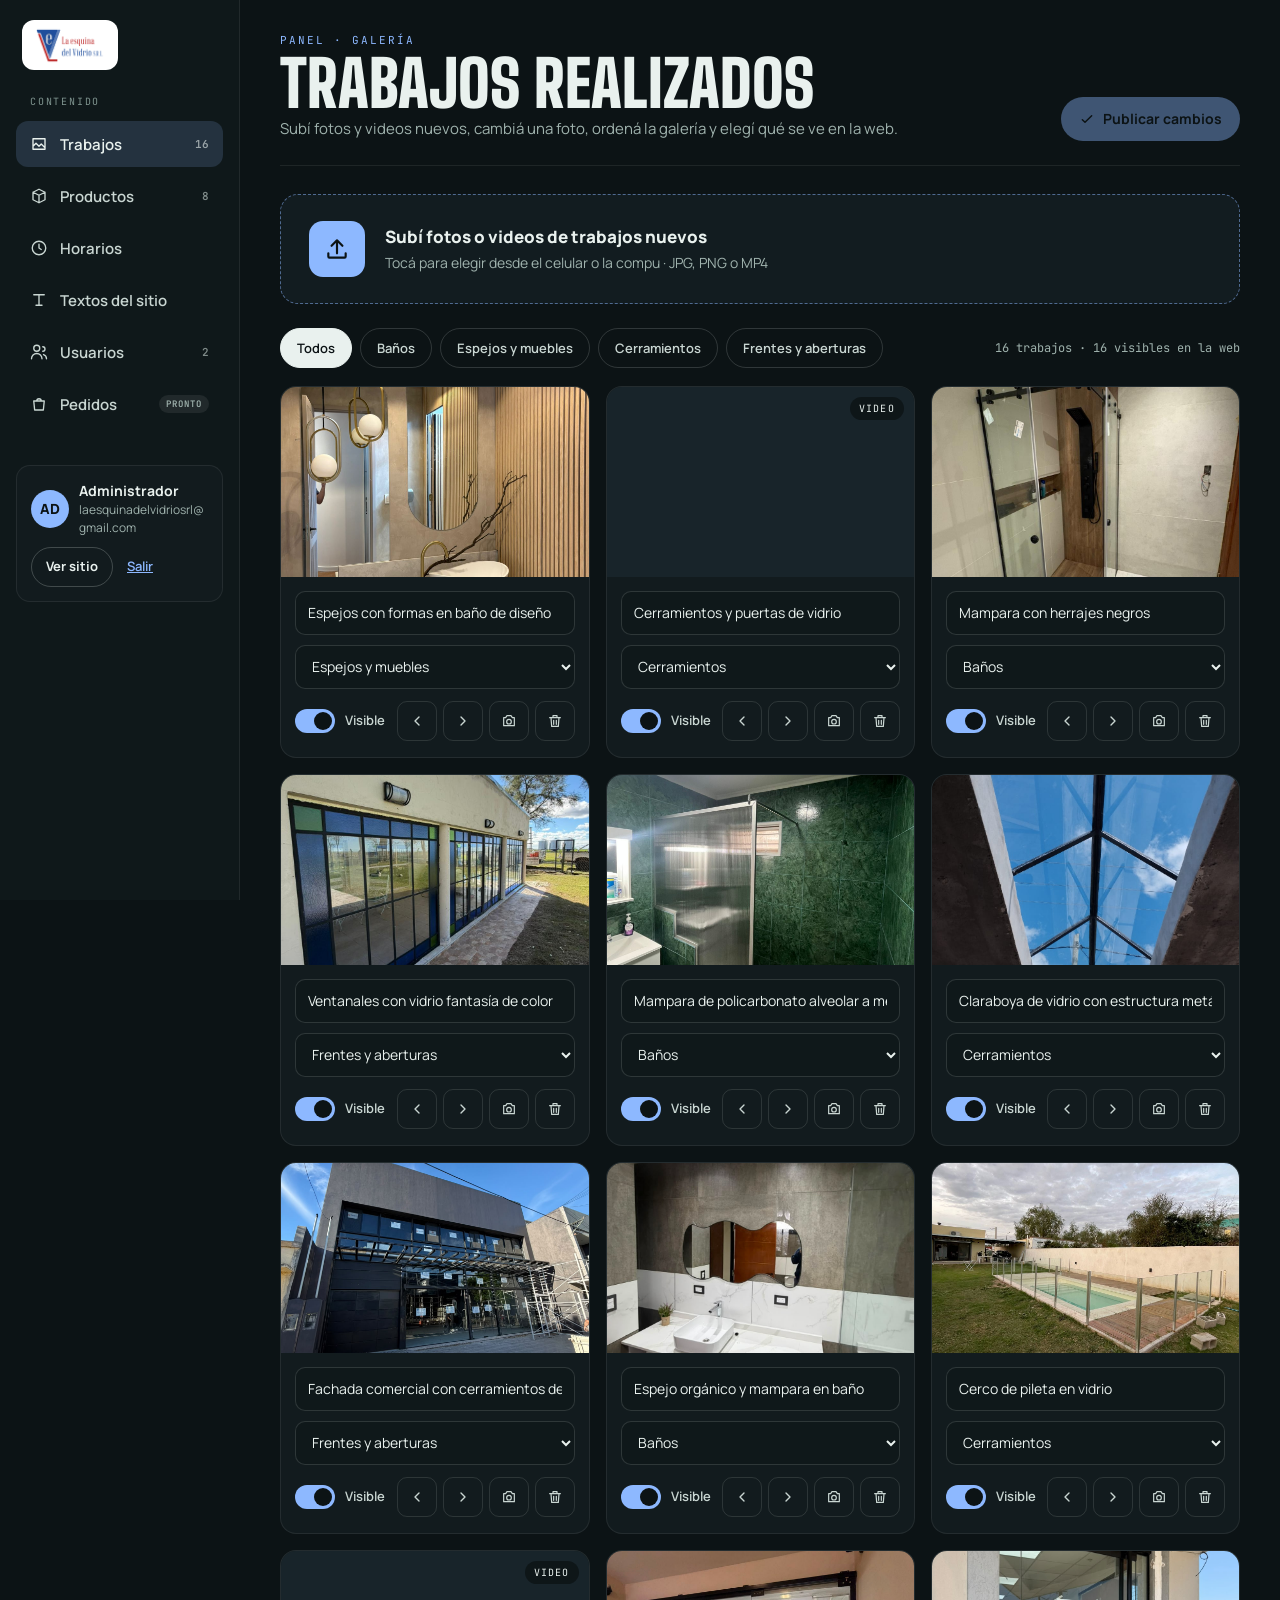
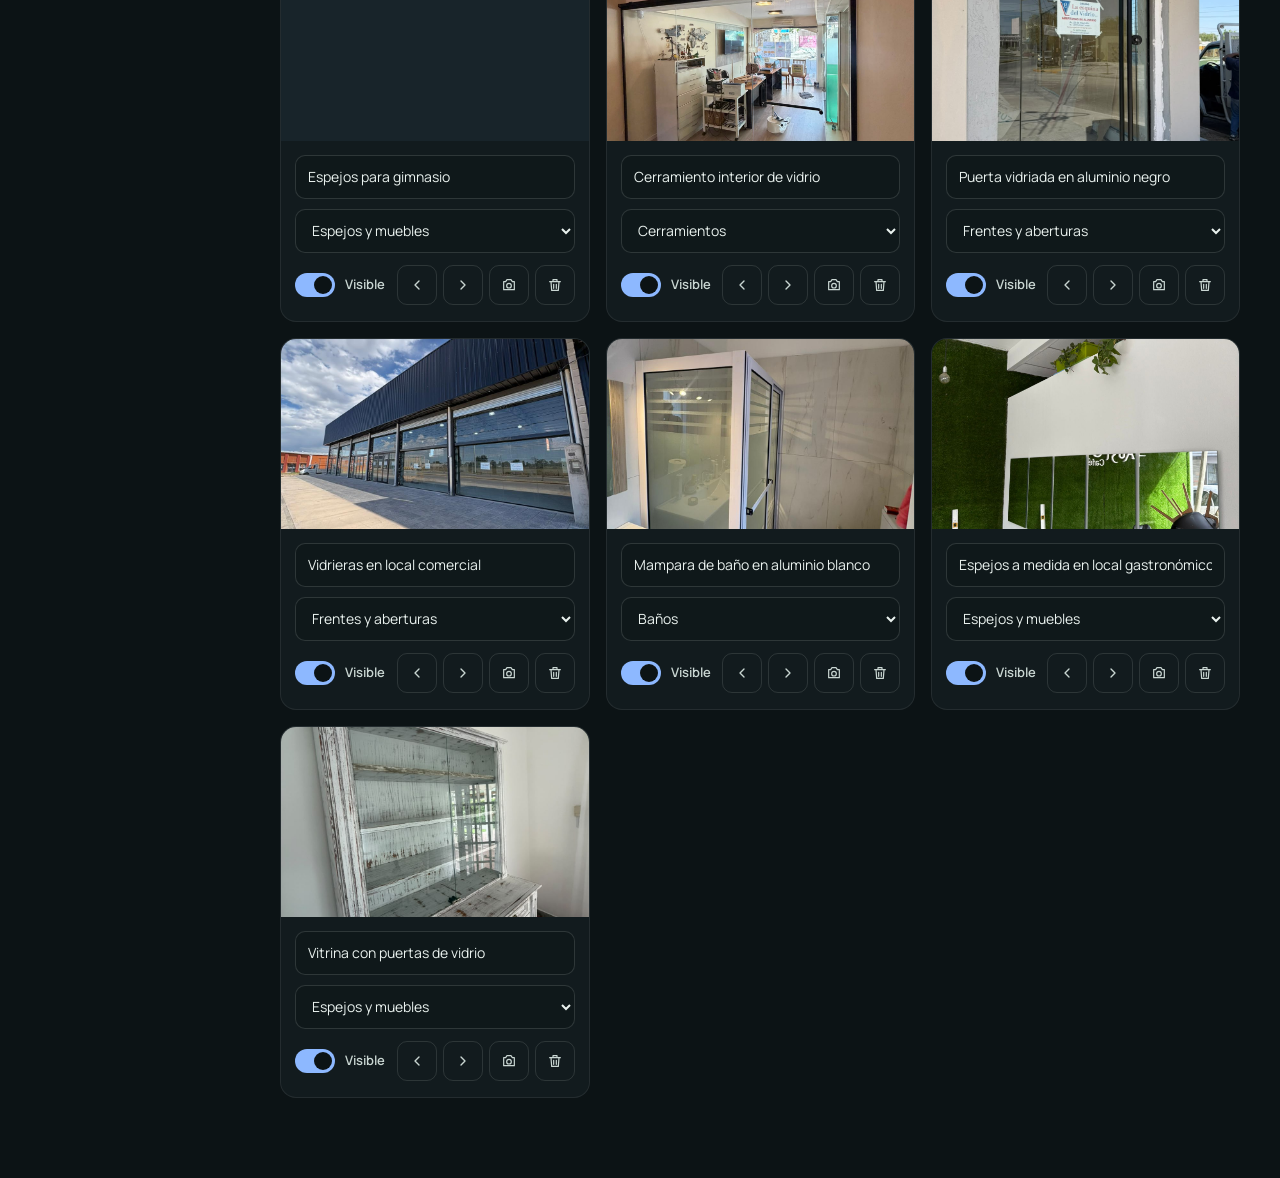
<file: equipo/panel.html>
<!doctype html>
<html lang="es">
<head>
<meta charset="utf-8">
<meta name="viewport" content="width=device-width, initial-scale=1">
<title>La Esquina del Vidrio — Panel</title>
<meta name="description" content="Panel del equipo de La Esquina del Vidrio: trabajos, productos, horarios, textos y usuarios. Vista previa de demostración.">
<meta name="robots" content="noindex">
<meta property="og:type" content="website">
<meta property="og:title" content="La Esquina del Vidrio — Panel del equipo">
<meta property="og:description" content="Subí trabajos, cambiá fotos y actualizá horarios.">
<meta property="og:image" content="https://jeresosa.github.io/laesquinadelvidrio/assets/85243ea6.jpg">
<link rel="icon" href="../assets/logo.png">
<link rel="preconnect" href="https://fonts.googleapis.com">
<link rel="preconnect" href="https://fonts.gstatic.com" crossorigin="">
<link href="https://fonts.googleapis.com/css2?family=Big+Shoulders+Display:wght@700;800;900&amp;family=Manrope:wght@400;500;600;700;800&amp;family=JetBrains+Mono:wght@400;500&amp;display=swap" rel="stylesheet">
<link rel="stylesheet" href="../css/styles.css">
<script src="../js/data.js" defer></script>
<script src="../js/panel.js" defer></script>
</head>
<body class="p-panel">
<div class="shell">

<aside class="pside" aria-label="Secciones del panel">
<a class="plogo" href="../index.html" aria-label="Ver el sitio"><img src="../assets/logo.png" alt="La Esquina del Vidrio S.R.L."></a>
<span class="side-label fm" style="font-size: 10px; letter-spacing: .18em; color: #7F948F; padding: 0 14px 6px">CONTENIDO</span>
<div id="nav" style="display: contents"></div>
<div class="me" style="margin-top: 32px">
<div style="display: flex; gap: 10px; align-items: center"><span class="avatar">AD</span><div style="min-width: 0"><div style="font-weight: 700; font-size: 14px">Administrador</div><div style="font-size: 12px; color: #9FB2AD; overflow-wrap: anywhere">laesquinadelvidriosrl@gmail.com</div></div></div>
<div class="row"><a class="pbtn pbtn-ghost" href="../index.html" style="min-height: 40px; padding: 0 14px; font-size: 13px">Ver sitio</a><a href="index.html" style="font-size: 13px; font-weight: 600; padding: 10px 6px">Salir</a></div>
</div>
</aside>

<main class="pcontent">
<div class="topbar">
<div>
<span class="fm" id="kicker" style="font-size: 11px; letter-spacing: .18em; color: var(--accent)"></span>
<h1 class="fd" id="title" style="margin: 4px 0 6px; font-size: 64px; font-weight: 900; line-height: .9"></h1>
<p id="desc" style="margin: 0; color: #9FB2AD; max-width: 620px"></p>
</div>
<div class="row" style="gap: 14px">
<span class="dirty fm" id="dirty" hidden><span class="dirty-dot"></span>Cambios sin publicar</span>
<button class="pbtn pbtn-primary" id="publish" type="button" disabled>
<svg width="16" height="16" viewBox="0 0 24 24" fill="none" stroke="currentColor" stroke-width="2.2" stroke-linecap="round" stroke-linejoin="round" aria-hidden="true"><path d="M5 13l4 4L19 7"></path></svg>
Publicar cambios</button>
</div>
</div>

<div id="section"></div>
</main>
</div>

<div id="toast-root"></div>
</body>
</html>
</file>
<file: css/styles.css>
/* La Esquina del Vidrio - shared styles. Page-specific blocks are scoped by the body class. */
:root{--accent:#8DB8FF}
body{margin:0;background:#0C1315;color:#E9F1EE;font-family:Manrope,system-ui,sans-serif;font-size:16px;line-height:1.55;min-height:100vh}
*{box-sizing:border-box}
a{color:var(--accent)}a:hover{color:#E9F1EE}
.p-home,.p-shop{overflow-x:hidden}
.p-panel{font-size:15px;line-height:1.5}
.fd{font-family:'Big Shoulders Display',Impact,sans-serif;text-transform:uppercase}
.fm{font-family:'JetBrains Mono',ui-monospace,monospace}
.sr{position:absolute;width:1px;height:1px;overflow:hidden;clip:rect(0 0 0 0);white-space:nowrap}

/* ---- shared: landing + shop ---- */
.wrap{max-width:1280px;margin:0 auto;padding:0 32px}
.hdr{position:sticky;top:0;z-index:20;background:rgba(12,19,21,.8);backdrop-filter:blur(14px);-webkit-backdrop-filter:blur(14px);border-bottom:1px solid rgba(233,241,238,.08)}
.hdr-in{display:flex;align-items:center;gap:28px;min-height:76px;flex-wrap:wrap}
.p-shop .hdr{background:rgba(12,19,21,.78)}
.p-shop .hdr-in{gap:24px}
.logo-chip{display:flex;align-items:center;background:#FFFFFF;border-radius:12px;padding:6px 12px;text-decoration:none}
.logo-chip img{height:40px;width:auto;display:block}
.btn{display:inline-flex;align-items:center;justify-content:center;gap:10px;min-height:48px;padding:0 22px;border-radius:999px;font-family:Manrope,system-ui,sans-serif;font-weight:700;font-size:15px;text-decoration:none;border:0;cursor:pointer;transition:transform .25s,background .25s,border-color .25s,color .25s}
.btn-primary{background:var(--accent);color:#0C1315}
.btn-primary:hover{color:#0C1315;transform:translateY(-2px)}
.btn-ghost{background:transparent;color:#E9F1EE;border:1px solid rgba(233,241,238,.28)}
.btn-ghost:hover{color:#E9F1EE;border-color:#E9F1EE}
.btn[disabled]{opacity:.45;cursor:not-allowed;transform:none}
.icon-btn{position:relative;display:inline-flex;align-items:center;justify-content:center;gap:8px;min-width:48px;height:48px;padding:0 16px;border-radius:999px;background:rgba(233,241,238,.06);border:1px solid rgba(233,241,238,.14);color:#E9F1EE;cursor:pointer;font-family:Manrope,system-ui,sans-serif;font-weight:700;font-size:14px}
.icon-btn:hover{border-color:var(--accent)}
.badge{min-width:22px;height:22px;padding:0 6px;border-radius:999px;background:var(--accent);color:#0C1315;font-size:12px;font-weight:800;display:inline-flex;align-items:center;justify-content:center}
.badge[hidden]{display:none}
.pgrid{display:grid;grid-template-columns:repeat(4,minmax(0,1fr));gap:16px}
.p-shop .pgrid{grid-template-columns:repeat(3,minmax(0,1fr))}
.card{background:#121B1E;border:1px solid rgba(233,241,238,.08);border-radius:16px;padding:12px 12px 16px;display:flex;flex-direction:column;gap:14px;transition:border-color .3s,transform .3s}
.card:hover{border-color:color-mix(in srgb,var(--accent) 55%,transparent);transform:translateY(-4px)}
.media{position:relative}
.on-order{position:absolute;left:10px;top:10px;z-index:2;font-size:11px;letter-spacing:.1em;padding:5px 10px;border-radius:999px;background:#F2C14E;color:#0C1315;font-weight:500}
.ph{height:160px;border-radius:10px;overflow:hidden;background:#18242A}
.p-shop .ph{height:170px}
.ph img{width:100%;height:100%;object-fit:cover;display:block;transition:transform .8s cubic-bezier(.2,.8,.2,1)}
.card:hover .ph img{transform:scale(1.06)}
.sw{height:160px;border-radius:10px;position:relative;overflow:hidden;background-color:#18242A}
.p-shop .sw{height:170px}
.sw::after{content:"";position:absolute;inset:0;background:linear-gradient(115deg,transparent 35%,rgba(255,255,255,.22) 47%,transparent 58%);transform:translateX(-80%);transition:transform 1s cubic-bezier(.2,.8,.2,1)}
.card:hover .sw::after{transform:translateX(80%)}
.sw-in{position:absolute}
.sw-float{background:linear-gradient(135deg,rgba(160,220,205,.42),rgba(160,220,205,.12));box-shadow:inset 6px 0 0 rgba(143,227,200,.55),inset 0 0 0 1px rgba(210,255,240,.3)}
.sw-reflectivo{background:linear-gradient(125deg,#4E6266,#A9BBBA 42%,#3A4C50 43%,#6F8486 75%,#94A7A7)}
.sw-fantasia{background:radial-gradient(circle,rgba(225,248,240,.55) 1.6px,transparent 2.2px) 0 0/11px 11px,linear-gradient(135deg,rgba(160,220,205,.28),rgba(160,220,205,.1))}
.sw-armado{background:repeating-linear-gradient(0deg,rgba(220,240,235,.5) 0 1px,transparent 1px 20px),repeating-linear-gradient(90deg,rgba(220,240,235,.5) 0 1px,transparent 1px 20px),rgba(160,220,205,.16)}
.sw-espejo{background:linear-gradient(118deg,#AEBBBE,#F1F5F5 38%,#97A6A9 58%,#DCE4E5)}
.sw-dvh{background:linear-gradient(90deg,#18242A 0 18%,rgba(170,228,212,.6) 18% 28%,#2B3B3F 28% 31%,rgba(143,227,200,.06) 31% 69%,#2B3B3F 69% 72%,rgba(170,228,212,.6) 72% 82%,#18242A 82%)}
.sw-mampara{background:linear-gradient(90deg,transparent calc(56% - 2px),#93A1A3 calc(56% - 2px) calc(56% + 2px),transparent 0),rgba(160,220,205,.22);box-shadow:inset 7px 0 0 #93A1A3,inset -7px 0 0 #93A1A3,inset 0 -7px 0 #93A1A3}
.sw-templado{background:linear-gradient(160deg,rgba(185,235,222,.5),rgba(160,220,205,.14) 60%);box-shadow:inset 0 0 0 3px rgba(225,250,242,.55)}
.sw-laminado{background:linear-gradient(0deg,#18242A 0 26%,rgba(170,228,212,.6) 26% 44%,rgba(240,248,245,.92) 44% 50%,rgba(170,228,212,.6) 50% 68%,#18242A 68%)}
.sw-auto .sw-in{inset:22% 9% 20%;clip-path:polygon(9% 0,91% 0,100% 100%,0 100%);background:linear-gradient(175deg,rgba(185,235,222,.6),rgba(160,220,205,.14));border-radius:6px}
.sw-aberturas .sw-in{inset:13% 22%;border:7px solid #9AA6A8;background:linear-gradient(90deg,transparent calc(50% - 3px),#9AA6A8 calc(50% - 3px) calc(50% + 3px),transparent 0),rgba(160,220,205,.24)}
.sw-policarbonato{background:repeating-linear-gradient(90deg,rgba(233,241,238,.4) 0 1px,rgba(160,220,205,.16) 1px 13px)}
.sw-compacto{background:linear-gradient(160deg,rgba(205,232,255,.42),rgba(160,200,230,.1));box-shadow:inset 0 0 0 7px rgba(220,238,255,.28),inset 0 0 0 8px rgba(255,255,255,.45)}
.sw-acrilico{background:linear-gradient(135deg,rgba(242,193,78,.55),rgba(255,138,101,.32))}
.sw-ladrillo{background:repeating-linear-gradient(0deg,#18242A 0 5px,transparent 5px 40px),repeating-linear-gradient(90deg,#18242A 0 5px,transparent 5px 40px),radial-gradient(circle,rgba(215,246,236,.6),rgba(160,220,205,.16) 70%) 0 0/40px 40px}
.sw-mueble .sw-in{inset:14% 20% 0;background:repeating-linear-gradient(0deg,transparent 0 34px,rgba(205,242,230,.7) 34px 38px);border-left:3px solid #93A1A3;border-right:3px solid #93A1A3}
.scrim{position:fixed;inset:0;z-index:40;background:rgba(5,9,10,.6);border:0;cursor:pointer;backdrop-filter:blur(3px);-webkit-backdrop-filter:blur(3px)}
.drawer{position:fixed;top:0;right:0;bottom:0;z-index:41;width:min(440px,100%);background:#0F181A;border-left:1px solid rgba(233,241,238,.12);display:flex;flex-direction:column;box-shadow:-30px 0 80px rgba(0,0,0,.5);animation:slide .35s cubic-bezier(.2,.8,.2,1)}
.p-shop .drawer{width:min(460px,100%)}
@keyframes slide{from{transform:translateX(100%)}}
.line{display:flex;gap:14px;align-items:center;padding:14px 0;border-bottom:1px solid rgba(233,241,238,.08)}
.mini{width:56px;height:56px;border-radius:8px;flex:none;overflow:hidden}
.mini img{width:100%;height:100%;object-fit:cover;display:block}

/* ---- landing ---- */
.nav-links{display:flex;gap:26px;align-items:center;flex:1}
.nav-links a{color:#C9D6D2;text-decoration:none;font-size:14px;font-weight:600;padding:12px 0}
.nav-links a:hover{color:#E9F1EE}
.pill{display:inline-flex;align-items:center;gap:8px;padding:8px 14px;border-radius:999px;border:1px solid rgba(233,241,238,.14);font-size:12px;letter-spacing:.04em;color:#C9D6D2;white-space:nowrap}
.dot{width:8px;height:8px;border-radius:50%;flex:none}
.dot-open{background:#8FE3A6;box-shadow:0 0 0 4px rgba(143,227,166,.18);animation:pulse 2s infinite}
.dot-closed{background:#FF9E7A}
@keyframes pulse{50%{box-shadow:0 0 0 8px rgba(143,227,166,0)}}
.hero{display:grid;grid-template-columns:minmax(0,1.1fr) minmax(0,1fr);gap:56px;align-items:center;padding:72px 0 88px}
.h1{font-size:clamp(64px,9vw,152px);line-height:.84;margin:0;font-weight:900;letter-spacing:-.01em}
.panes{position:relative;height:560px;perspective:1400px}
.panes-word{position:absolute;inset:0;display:flex;align-items:center;justify-content:center;font-size:clamp(120px,15vw,230px);font-weight:900;line-height:.8;color:transparent;-webkit-text-stroke:1.5px color-mix(in srgb,var(--accent) 40%,transparent);pointer-events:none}
.pane{position:absolute;border-radius:8px;overflow:hidden;border:1px solid rgba(233,241,238,.3);box-shadow:inset 0 1px 0 rgba(255,255,255,.3),0 40px 80px rgba(0,0,0,.5);transition:transform .8s cubic-bezier(.2,.8,.2,1);background:#121B1E}
.pane img{position:absolute;inset:0;width:100%;height:100%;object-fit:cover}
.pane::after{content:"";position:absolute;inset:0;background:linear-gradient(115deg,rgba(255,255,255,.18),transparent 40%);pointer-events:none}
.pane-a{width:54%;height:74%;left:0;top:2%;transform:rotateY(-16deg) rotateX(4deg)}
.pane-b{width:50%;height:66%;left:25%;top:16%;transform:rotateY(-16deg) rotateX(4deg) translateZ(70px)}
.pane-c{width:44%;height:56%;left:52%;top:32%;transform:rotateY(-16deg) rotateX(4deg) translateZ(140px)}
.panes:hover .pane-a{transform:rotateY(-6deg) translateX(-36px)}
.panes:hover .pane-b{transform:rotateY(-6deg) translateZ(70px)}
.panes:hover .pane-c{transform:rotateY(-6deg) translateX(36px) translateZ(140px)}
.pane-tag{position:absolute;left:12px;top:12px;z-index:1;font-size:11px;letter-spacing:.14em;color:#E9F1EE;background:rgba(12,19,21,.72);backdrop-filter:blur(8px);-webkit-backdrop-filter:blur(8px);padding:6px 10px;border-radius:999px}
.count{display:flex;gap:10px;align-items:stretch}
.count-box{min-width:78px;padding:12px 10px 10px;border-radius:10px;background:#121B1E;border:1px solid rgba(233,241,238,.1);text-align:center}
.count-num{font-size:44px;font-weight:800;line-height:1;color:#E9F1EE}
.count-lbl{font-size:10px;letter-spacing:.16em;color:#9FB2AD;margin-top:6px}
.stats{display:grid;grid-template-columns:repeat(3,minmax(0,1fr));border-top:1px solid rgba(233,241,238,.1)}
.stat{padding:22px 24px 0 0}
.marquee{overflow:hidden;background:var(--accent);color:#0C1315;transform:rotate(-1.2deg);margin:0 -20px}
.marquee-track{display:flex;width:max-content;animation:mq 38s linear infinite}
.marquee-item{display:inline-flex;align-items:center;gap:26px;padding:16px 13px;font-size:34px;font-weight:900;white-space:nowrap}
@keyframes mq{to{transform:translateX(-50%)}}
.sec{padding:120px 0}
.sec-head{display:flex;justify-content:space-between;align-items:flex-end;gap:32px;flex-wrap:wrap;margin-bottom:44px}
.sec-num{font-size:13px;letter-spacing:.18em;color:var(--accent)}
.h2{font-size:clamp(52px,7vw,104px);line-height:.86;margin:12px 0 0;font-weight:900}
.chips{display:flex;gap:8px;flex-wrap:wrap;margin-bottom:28px}
.chip{min-height:44px;padding:0 18px;border-radius:999px;border:1px solid rgba(233,241,238,.16);background:transparent;color:#C9D6D2;font-family:Manrope,system-ui,sans-serif;font-weight:600;font-size:14px;cursor:pointer;display:inline-flex;align-items:center;gap:8px;transition:all .2s}
.chip:hover{border-color:#E9F1EE;color:#E9F1EE}
.chip-on{background:#E9F1EE;color:#0C1315;border-color:#E9F1EE}
.chip-on:hover{color:#0C1315}
.chip-n{font-size:11px;opacity:.6}
.tag{font-size:11px;letter-spacing:.06em;padding:5px 9px;border-radius:999px;background:rgba(233,241,238,.06);color:#B9CAC5}
.add{width:100%;min-height:44px;border-radius:10px;border:1px solid rgba(233,241,238,.18);background:transparent;color:#E9F1EE;font-family:Manrope,system-ui,sans-serif;font-weight:700;font-size:14px;cursor:pointer;display:flex;align-items:center;justify-content:center;gap:8px;transition:all .2s}
.add:hover{background:var(--accent);color:#0C1315;border-color:var(--accent)}
.stepper{display:flex;align-items:center;justify-content:space-between;min-height:44px;border-radius:10px;background:color-mix(in srgb,var(--accent) 14%,transparent);border:1px solid color-mix(in srgb,var(--accent) 55%,transparent);padding:0 4px}
.step-btn{width:40px;height:36px;border:0;border-radius:8px;background:transparent;color:#E9F1EE;cursor:pointer;display:flex;align-items:center;justify-content:center}
.step-btn:hover{background:rgba(233,241,238,.1)}
.gal{columns:3 280px;column-gap:16px}
.gi{break-inside:avoid;margin:0 0 16px;position:relative;display:block;width:100%;padding:0;border:1px solid rgba(233,241,238,.08);border-radius:14px;overflow:hidden;background:#121B1E;cursor:zoom-in;text-align:left}
.gi img,.gi video{display:block;width:100%;height:auto;transition:transform .8s cubic-bezier(.2,.8,.2,1)}
.gi:hover img,.gi:hover video{transform:scale(1.04)}
.gi-cap{position:absolute;left:10px;right:10px;bottom:10px;display:flex;justify-content:space-between;align-items:center;gap:10px;padding:10px 12px;border-radius:10px;background:rgba(12,19,21,.78);backdrop-filter:blur(10px);-webkit-backdrop-filter:blur(10px);color:#E9F1EE;font-family:Manrope,system-ui,sans-serif;font-size:13px;font-weight:600;transform:translateY(6px);opacity:.92;transition:all .3s}
.gi:hover .gi-cap{transform:none;opacity:1}
.gi-video{position:absolute;right:10px;top:10px;font-size:10px;letter-spacing:.14em;padding:5px 9px;border-radius:999px;background:var(--accent);color:#0C1315}
.lb{position:fixed;inset:0;z-index:50;background:rgba(5,9,10,.92);display:flex;flex-direction:column;align-items:center;justify-content:center;gap:16px;padding:24px}
.lb img,.lb video{max-width:min(1000px,100%);max-height:76vh;border-radius:12px;display:block}
.lb-nav{position:absolute;top:50%;transform:translateY(-50%)}
.steps{display:grid;grid-template-columns:repeat(4,minmax(0,1fr));gap:16px}
.step{border-top:1px solid rgba(233,241,238,.14);padding-top:24px;display:flex;flex-direction:column;gap:12px}
.about{display:grid;grid-template-columns:minmax(0,1.1fr) minmax(0,1fr);gap:56px;align-items:center}
.about-media{position:relative;min-height:520px}
.about-main{position:absolute;left:0;top:0;width:82%;height:78%;border-radius:20px;overflow:hidden;border:1px solid rgba(233,241,238,.1)}
.about-sub{position:absolute;right:0;bottom:0;width:56%;height:44%;border-radius:16px;overflow:hidden;border:6px solid #0C1315}
.about-main img,.about-sub img{width:100%;height:100%;object-fit:cover;display:block}
.since{position:absolute;left:20px;bottom:24px;z-index:2;background:var(--accent);color:#0C1315;border-radius:14px;padding:14px 18px}
.contact{display:grid;grid-template-columns:minmax(0,1fr) minmax(0,1.1fr);gap:24px}
.c-row{display:flex;gap:16px;align-items:flex-start;padding:18px 0;border-bottom:1px solid rgba(233,241,238,.08)}
.c-ico{width:44px;height:44px;border-radius:12px;background:rgba(233,241,238,.06);display:flex;align-items:center;justify-content:center;color:var(--accent);flex:none}
.hrow{display:flex;justify-content:space-between;gap:16px;padding:12px 14px;border-radius:10px;font-size:15px;color:#C9D6D2}
.hrow-on{background:color-mix(in srgb,var(--accent) 12%,transparent);color:#E9F1EE}
.map{position:relative;min-height:460px;border-radius:20px;overflow:hidden;background:#101A1C;border:1px solid rgba(233,241,238,.08)}
.street{position:absolute;background:#1B282B}
.street-name{position:absolute;font-size:11px;letter-spacing:.2em;color:#7F948F}
.foot-word{font-size:clamp(56px,11.5vw,184px);line-height:.82;font-weight:900;color:transparent;-webkit-text-stroke:1.5px rgba(233,241,238,.22);margin:0}
.soon{font-size:10px;letter-spacing:.12em;padding:3px 7px;border-radius:999px;background:color-mix(in srgb,var(--accent) 18%,transparent);color:var(--accent);margin-left:6px}
@media (max-width:1100px){.pgrid{grid-template-columns:repeat(3,minmax(0,1fr))}.p-shop .pgrid{grid-template-columns:repeat(2,minmax(0,1fr))}}
@media (max-width:960px){.hero,.about,.contact{grid-template-columns:minmax(0,1fr)}.panes{height:440px}.steps{grid-template-columns:repeat(2,minmax(0,1fr))}}
@media (max-width:860px){.nav-links{order:3;flex-basis:100%;overflow-x:auto;gap:20px;padding-bottom:6px}.p-home .hdr-in{gap:12px;padding:10px 0 4px}.hide-sm{display:none}}
@media (max-width:720px){.pgrid{grid-template-columns:repeat(2,minmax(0,1fr))}.wrap{padding:0 16px}.sec{padding:84px 0}.stats{grid-template-columns:minmax(0,1fr)}.count-box{min-width:64px}.count-num{font-size:34px}.about-media{min-height:400px}.p-home .logo-chip img{height:32px}}
@media (max-width:520px){.p-shop .pgrid{grid-template-columns:minmax(0,1fr)}}
@media (max-width:460px){.pgrid,.steps{grid-template-columns:minmax(0,1fr)}}

/* ---- shop ---- */
.search{flex:1;min-width:200px;max-width:520px;position:relative}
.search input{width:100%;height:48px;border-radius:999px;border:1px solid rgba(233,241,238,.14);background:rgba(233,241,238,.05);color:#E9F1EE;padding:0 18px 0 46px;font-family:Manrope,system-ui,sans-serif;font-size:15px;outline:none}
.search input:focus{border-color:var(--accent)}
.search input::placeholder{color:#7F948F}
.search svg{position:absolute;left:16px;top:14px;color:#7F948F}
.layout{display:flex;flex-wrap:wrap;gap:40px;align-items:flex-start}
.side{flex:1 1 240px;max-width:280px;display:flex;flex-direction:column;gap:6px}
#cats{display:contents}
.content{flex:999 1 560px;min-width:0}
.cat{display:flex;justify-content:space-between;align-items:center;width:100%;min-height:44px;padding:0 14px;border-radius:10px;border:0;background:transparent;color:#C9D6D2;font-family:Manrope,system-ui,sans-serif;font-size:15px;font-weight:600;cursor:pointer;text-align:left}
.cat:hover{background:rgba(233,241,238,.05);color:#E9F1EE}
.cat-on{background:#E9F1EE;color:#0C1315}
.cat-on:hover{background:#E9F1EE;color:#0C1315}
.seg{display:inline-flex;padding:4px;border-radius:999px;background:rgba(233,241,238,.05);border:1px solid rgba(233,241,238,.1)}
.seg button{min-height:38px;padding:0 14px;border-radius:999px;border:0;background:transparent;color:#C9D6D2;font-family:Manrope,system-ui,sans-serif;font-weight:600;font-size:13px;cursor:pointer}
.seg .seg-on{background:#E9F1EE;color:#0C1315}
.price{display:flex;justify-content:space-between;align-items:baseline;gap:8px;padding-top:12px;border-top:1px solid rgba(233,241,238,.08)}
.cfg-btn{width:100%;min-height:44px;border-radius:10px;border:1px solid rgba(233,241,238,.18);background:transparent;color:#E9F1EE;font-family:Manrope,system-ui,sans-serif;font-weight:700;font-size:14px;cursor:pointer;transition:all .2s}
.cfg-btn:hover{background:var(--accent);color:#0C1315;border-color:var(--accent)}
.field{display:flex;flex-direction:column;gap:8px}
.field label{font-size:13px;font-weight:600;color:#C9D6D2}
.field input{height:48px;border-radius:10px;border:1px solid rgba(233,241,238,.16);background:#121B1E;color:#E9F1EE;padding:0 14px;font-family:'JetBrains Mono',ui-monospace,monospace;font-size:16px;outline:none;width:100%}
.field input:focus{border-color:var(--accent)}
.check{display:flex;gap:12px;align-items:center;min-height:48px;padding:0 14px;border-radius:10px;border:1px solid rgba(233,241,238,.16);cursor:pointer;font-weight:600;font-size:15px}
.check input{width:20px;height:20px;accent-color:var(--accent)}
.sum{display:flex;justify-content:space-between;gap:12px;font-size:15px;color:#C9D6D2}
.rm{width:44px;height:44px;border-radius:10px;border:0;background:transparent;color:#9FB2AD;cursor:pointer;display:flex;align-items:center;justify-content:center}
.rm:hover{background:rgba(233,241,238,.08);color:#E9F1EE}
.flow{display:grid;grid-template-columns:repeat(4,minmax(0,1fr));gap:6px}
.flow-step{display:flex;flex-direction:column;gap:6px;font-size:11px;color:#7F948F}
.flow-bar{height:3px;border-radius:2px;background:rgba(233,241,238,.14)}
.flow-on{color:#E9F1EE}
.flow-on .flow-bar{background:var(--accent)}
@media (max-width:860px){.side{max-width:none;flex-basis:100%;flex-direction:row;overflow-x:auto;gap:6px}.cat{width:auto;white-space:nowrap;gap:10px}.side-title{display:none}.search{order:3;flex-basis:100%;max-width:none;margin-bottom:10px}}

/* ---- team login ---- */
.split{display:grid;grid-template-columns:minmax(0,1.1fr) minmax(0,1fr);min-height:100vh}
.visual{position:relative;overflow:hidden;min-height:320px}
.visual img{position:absolute;inset:0;width:100%;height:100%;object-fit:cover}
.visual-cap{position:absolute;left:32px;right:32px;bottom:32px;padding:24px 26px;border-radius:18px;background:rgba(12,19,21,.78);backdrop-filter:blur(12px);-webkit-backdrop-filter:blur(12px);border:1px solid rgba(233,241,238,.12)}
.form-side{display:flex;align-items:center;justify-content:center;padding:48px 32px}
.form{width:100%;max-width:420px;display:flex;flex-direction:column;gap:20px}
.llogo{display:inline-flex;align-self:flex-start;background:#FFFFFF;border-radius:12px;padding:8px 14px}
.llogo img{height:48px;display:block}
.lfield{display:flex;flex-direction:column;gap:8px}
.lfield label{font-size:13px;font-weight:600;color:#C9D6D2}
.linp{position:relative}
.linp input{width:100%;height:52px;border-radius:12px;border:1px solid rgba(233,241,238,.16);background:#121B1E;color:#E9F1EE;padding:0 16px;font-family:Manrope,system-ui,sans-serif;font-size:16px;outline:none}
.linp input:focus{border-color:var(--accent)}
.eye{position:absolute;right:4px;top:4px;width:44px;height:44px;border:0;border-radius:10px;background:transparent;color:#9FB2AD;cursor:pointer;display:flex;align-items:center;justify-content:center}
.eye:hover{color:#E9F1EE;background:rgba(233,241,238,.06)}
.lbtn{display:flex;align-items:center;justify-content:center;gap:10px;min-height:52px;border-radius:12px;font-family:Manrope,system-ui,sans-serif;font-weight:800;font-size:16px;text-decoration:none;background:var(--accent);color:#0C1315;transition:transform .25s}
.lbtn:hover{color:#0C1315;transform:translateY(-2px)}
.lcheck{display:flex;align-items:center;gap:10px;font-size:14px;color:#C9D6D2;cursor:pointer;min-height:44px}
.lcheck input{width:18px;height:18px;accent-color:var(--accent)}
@media (max-width:860px){.split{grid-template-columns:minmax(0,1fr)}.visual{min-height:260px}.visual-cap{left:16px;right:16px;bottom:16px}.form-side{padding:32px 16px 48px}}

/* ---- admin panel ---- */
.shell{display:flex;flex-wrap:wrap;align-items:flex-start;min-height:100vh}
.pside{flex:1 1 240px;max-width:272px;padding:20px 16px;display:flex;flex-direction:column;gap:6px;border-right:1px solid rgba(233,241,238,.08);min-height:100vh;background:#0F181A}
.pcontent{flex:999 1 560px;min-width:0;padding:28px 40px 80px}
.plogo{display:inline-flex;align-self:flex-start;background:#FFFFFF;border-radius:12px;padding:6px 12px;margin:0 0 18px 6px}
.plogo img{height:38px;display:block}
.nav{display:flex;align-items:center;gap:12px;width:100%;min-height:46px;padding:0 14px;border-radius:12px;border:0;background:transparent;color:#C9D6D2;font-family:Manrope,system-ui,sans-serif;font-size:15px;font-weight:600;cursor:pointer;text-align:left}
.nav:hover{background:rgba(233,241,238,.05);color:#E9F1EE}
.nav-on{background:color-mix(in srgb,var(--accent) 16%,transparent);color:#E9F1EE}
.nav-on:hover{background:color-mix(in srgb,var(--accent) 16%,transparent)}
.nav-count{margin-left:auto;font-size:11px;opacity:.6}
.psoon{margin-left:auto;font-size:9px;letter-spacing:.12em;padding:3px 7px;border-radius:999px;background:rgba(233,241,238,.08);color:#9FB2AD}
.me{margin-top:auto;padding:14px;border-radius:14px;background:#121B1E;border:1px solid rgba(233,241,238,.08);display:flex;flex-direction:column;gap:10px}
.avatar{width:38px;height:38px;border-radius:50%;background:var(--accent);color:#0C1315;display:flex;align-items:center;justify-content:center;font-weight:800;font-size:14px;flex:none}
.topbar{display:flex;justify-content:space-between;align-items:flex-end;gap:20px;flex-wrap:wrap;margin-bottom:28px;padding-bottom:24px;border-bottom:1px solid rgba(233,241,238,.08)}
.pbtn{display:inline-flex;align-items:center;justify-content:center;gap:8px;min-height:44px;padding:0 18px;border-radius:999px;font-family:Manrope,system-ui,sans-serif;font-weight:700;font-size:14px;text-decoration:none;border:0;cursor:pointer;transition:transform .2s,background .2s,border-color .2s,color .2s}
.pbtn-primary{background:var(--accent);color:#0C1315}
.pbtn-primary:hover{color:#0C1315;transform:translateY(-1px)}
.pbtn-primary[disabled]{opacity:.4;cursor:default;transform:none}
.pbtn-ghost{background:transparent;color:#E9F1EE;border:1px solid rgba(233,241,238,.22)}
.pbtn-ghost:hover{color:#E9F1EE;border-color:#E9F1EE}
.ibtn{width:40px;height:40px;border-radius:10px;border:1px solid rgba(233,241,238,.12);background:transparent;color:#C9D6D2;cursor:pointer;display:inline-flex;align-items:center;justify-content:center;flex:none}
.ibtn:hover{color:#E9F1EE;border-color:rgba(233,241,238,.4)}
.ibtn-danger:hover{color:#FF9E7A;border-color:#FF9E7A}
.dirty{display:inline-flex;align-items:center;gap:8px;font-size:12px;color:#F2C14E}
.dirty[hidden]{display:none}
.dirty-dot{width:8px;height:8px;border-radius:50%;background:#F2C14E}
.drop{display:flex;align-items:center;gap:20px;padding:26px 28px;border-radius:18px;border:1.5px dashed color-mix(in srgb,var(--accent) 50%,transparent);background:color-mix(in srgb,var(--accent) 5%,transparent);cursor:pointer;transition:background .2s;margin-bottom:24px}
.drop:hover{background:color-mix(in srgb,var(--accent) 10%,transparent)}
.drop-ico{width:56px;height:56px;border-radius:14px;background:var(--accent);color:#0C1315;display:flex;align-items:center;justify-content:center;flex:none}
.pchips{display:flex;gap:8px;flex-wrap:wrap}
.pchip{min-height:40px;padding:0 16px;border-radius:999px;border:1px solid rgba(233,241,238,.16);background:transparent;color:#C9D6D2;font-family:Manrope,system-ui,sans-serif;font-weight:600;font-size:13px;cursor:pointer}
.pchip:hover{border-color:#E9F1EE;color:#E9F1EE}
.pchip-on{background:#E9F1EE;color:#0C1315;border-color:#E9F1EE}
.pchip-on:hover{color:#0C1315}
.wgrid{display:grid;grid-template-columns:repeat(3,minmax(0,1fr));gap:16px}
.wcard{background:#121B1E;border:1px solid rgba(233,241,238,.08);border-radius:16px;overflow:hidden;display:flex;flex-direction:column}
.wcard-off{opacity:.55}
.thumb{position:relative;height:190px;background:#18242A}
.thumb img,.thumb video{width:100%;height:100%;object-fit:cover;display:block}
.flag{position:absolute;top:10px;font-size:10px;letter-spacing:.12em;padding:4px 9px;border-radius:999px}
.flag-new{left:10px;background:var(--accent);color:#0C1315}
.flag-video{right:10px;background:rgba(12,19,21,.8);color:#E9F1EE}
.flag-off{left:10px;top:auto;bottom:10px;background:rgba(12,19,21,.85);color:#F2C14E}
.wbody{padding:14px;display:flex;flex-direction:column;gap:10px}
.pinp,.sel,.area{width:100%;min-height:44px;border-radius:10px;border:1px solid rgba(233,241,238,.14);background:#0F181A;color:#E9F1EE;padding:0 12px;font-family:Manrope,system-ui,sans-serif;font-size:14px;outline:none}
.area{padding:10px 12px;resize:vertical;min-height:84px;line-height:1.5}
.pinp:focus,.sel:focus,.area:focus{border-color:var(--accent)}
.pinp[disabled]{opacity:.5}
.lbl{font-size:12px;font-weight:600;color:#9FB2AD}
.row{display:flex;align-items:center;gap:8px;flex-wrap:wrap}
.switch{display:inline-flex;align-items:center;gap:10px;cursor:pointer;font-size:13px;font-weight:600;color:#C9D6D2;min-height:44px}
.switch input{position:absolute;opacity:0;width:1px;height:1px}
.track{width:40px;height:24px;border-radius:999px;background:rgba(233,241,238,.18);position:relative;transition:background .2s;flex:none}
.track::after{content:"";position:absolute;left:3px;top:3px;width:18px;height:18px;border-radius:50%;background:#E9F1EE;transition:transform .2s}
.switch input:checked + .track{background:var(--accent)}
.switch input:checked + .track::after{transform:translateX(16px);background:#0C1315}
.switch input:focus-visible + .track{outline:2px solid var(--accent);outline-offset:2px}
.repl{display:inline-flex;align-items:center;gap:8px;min-height:40px;padding:0 14px;border-radius:10px;border:1px solid rgba(233,241,238,.14);color:#E9F1EE;font-size:13px;font-weight:700;cursor:pointer}
.repl:hover{border-color:var(--accent)}
.prow{display:grid;grid-template-columns:120px minmax(0,1fr) 220px;gap:20px;padding:18px;border-radius:16px;background:#121B1E;border:1px solid rgba(233,241,238,.08);align-items:start}
.pthumb{width:120px;height:120px;border-radius:12px;overflow:hidden;background:#18242A;display:flex;align-items:center;justify-content:center;color:#7F948F}
.pthumb img{width:100%;height:100%;object-fit:cover;display:block}
.pcard{background:#121B1E;border:1px solid rgba(233,241,238,.08);border-radius:18px;padding:22px}
.hgrid{display:grid;grid-template-columns:minmax(0,1.6fr) minmax(0,1fr);gap:20px;align-items:start}
.drow{display:grid;grid-template-columns:120px 92px minmax(0,1fr) minmax(0,1.3fr);gap:12px;align-items:center;padding:12px 0;border-bottom:1px solid rgba(233,241,238,.06)}
.shift{display:flex;align-items:center;gap:6px}
.time{min-height:40px;border-radius:10px;border:1px solid rgba(233,241,238,.14);background:#0F181A;color:#E9F1EE;padding:0 8px;font-family:'JetBrains Mono',ui-monospace,monospace;font-size:13px;outline:none;color-scheme:dark;width:100%;min-width:0}
.time:focus{border-color:var(--accent)}
.prev-row{display:flex;justify-content:space-between;gap:12px;padding:10px 0;border-bottom:1px solid rgba(233,241,238,.06);font-size:14px}
.tgrid{display:grid;grid-template-columns:repeat(2,minmax(0,1fr));gap:16px}
.utable{width:100%;border-collapse:collapse;font-size:14px}
.utable th{text-align:left;font-size:11px;letter-spacing:.14em;color:#7F948F;font-weight:500;padding:0 12px 12px}
.utable td{padding:12px;border-top:1px solid rgba(233,241,238,.06);vertical-align:middle}
.status{font-size:11px;letter-spacing:.08em;padding:4px 9px;border-radius:999px;white-space:nowrap}
.st-ok{background:rgba(143,227,166,.14);color:#8FE3A6}
.st-pend{background:rgba(242,193,78,.14);color:#F2C14E}
.toast{position:fixed;right:24px;bottom:24px;z-index:60;display:flex;align-items:center;gap:12px;padding:14px 18px;border-radius:14px;background:#E9F1EE;color:#0C1315;font-weight:700;box-shadow:0 20px 50px rgba(0,0,0,.4);animation:pop .3s cubic-bezier(.2,.8,.2,1)}
@keyframes pop{from{transform:translateY(20px);opacity:0}}
@media (max-width:1180px){.wgrid{grid-template-columns:repeat(2,minmax(0,1fr))}.hgrid{grid-template-columns:minmax(0,1fr)}}
@media (max-width:860px){.pside{max-width:none;flex-basis:100%;min-height:0;flex-direction:row;flex-wrap:wrap;border-right:0;border-bottom:1px solid rgba(233,241,238,.08)}.nav{width:auto}.me,.side-label{display:none}.plogo{margin:0 8px 0 0}.pcontent{padding:24px 16px 64px}.prow{grid-template-columns:minmax(0,1fr)}.drow{grid-template-columns:minmax(0,1fr) auto;row-gap:8px}.tgrid{grid-template-columns:minmax(0,1fr)}}
@media (max-width:560px){.wgrid{grid-template-columns:minmax(0,1fr)}.utable-wrap{overflow-x:auto}}

@media (prefers-reduced-motion:reduce){.marquee-track,.dot-open,.drawer{animation:none}.toast{animation:none}.pane,.sw::after,.gi img,.ph img{transition:none}}
</file>
